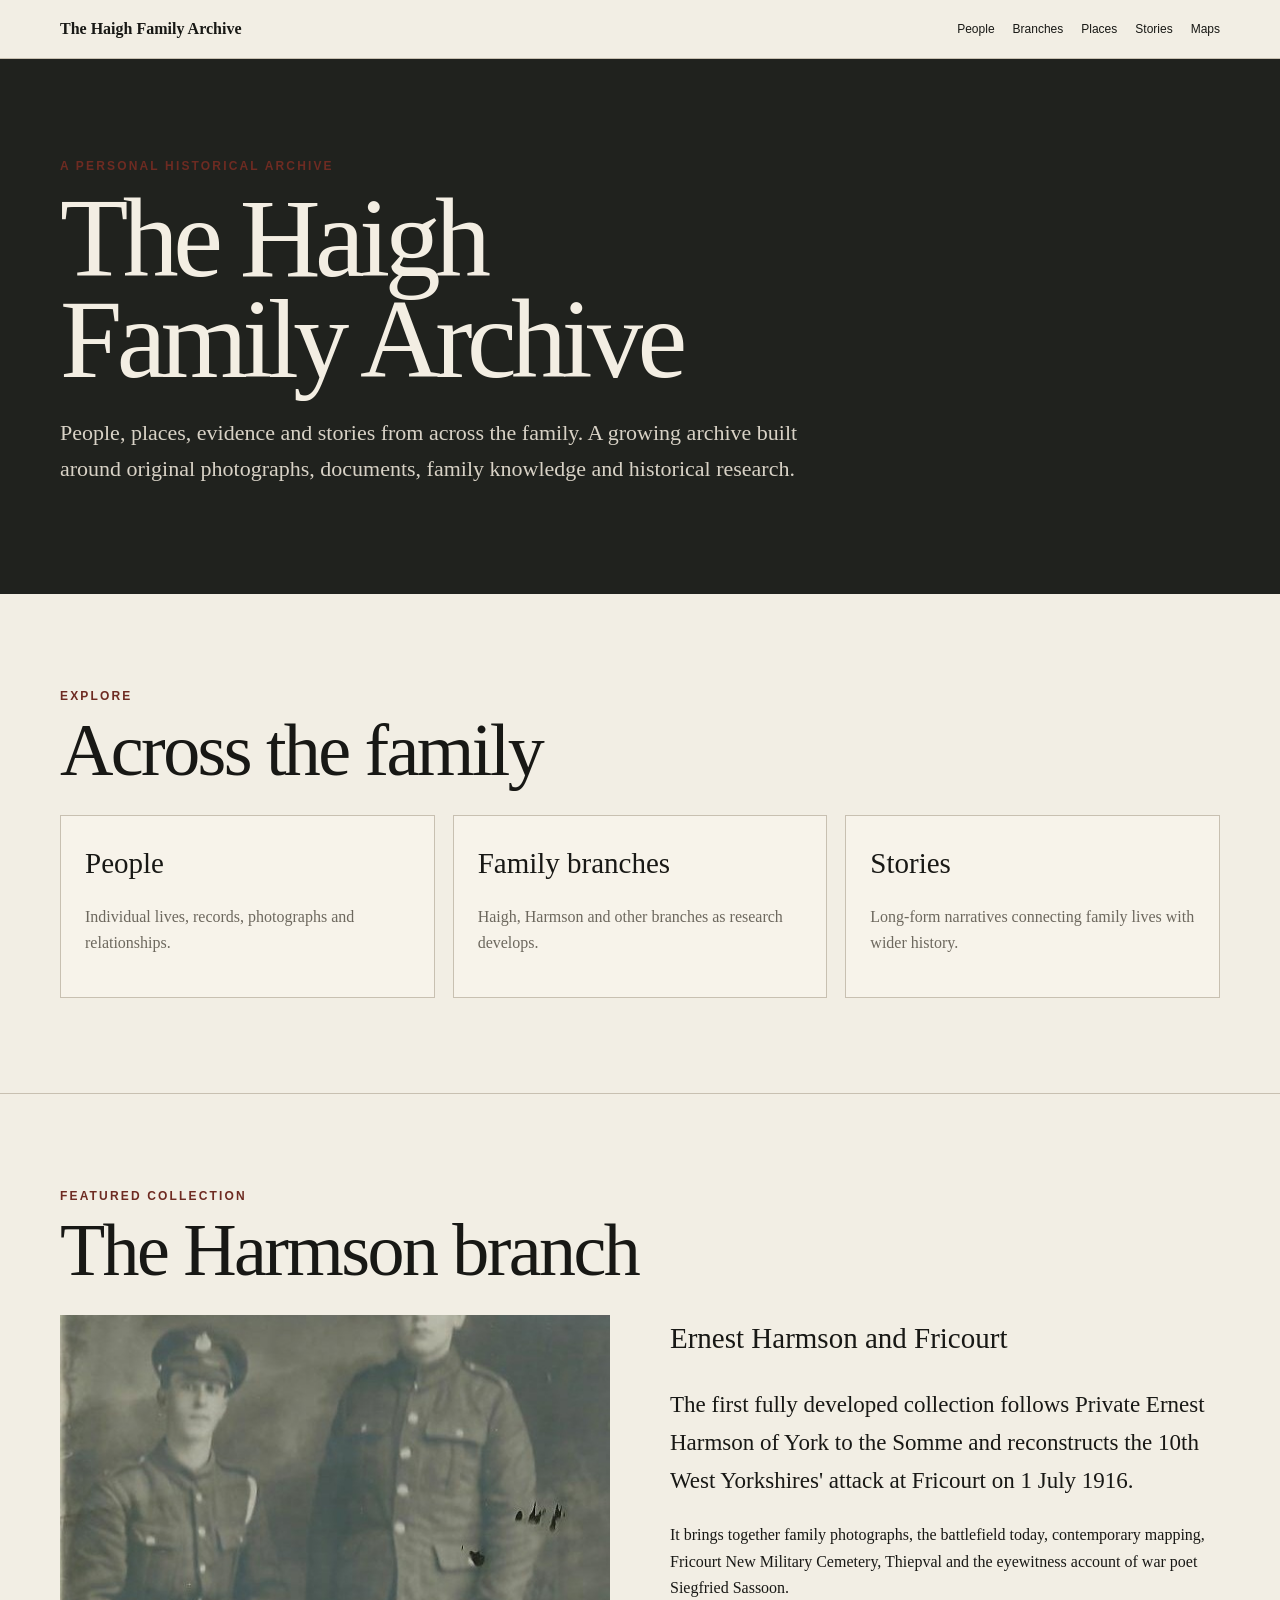
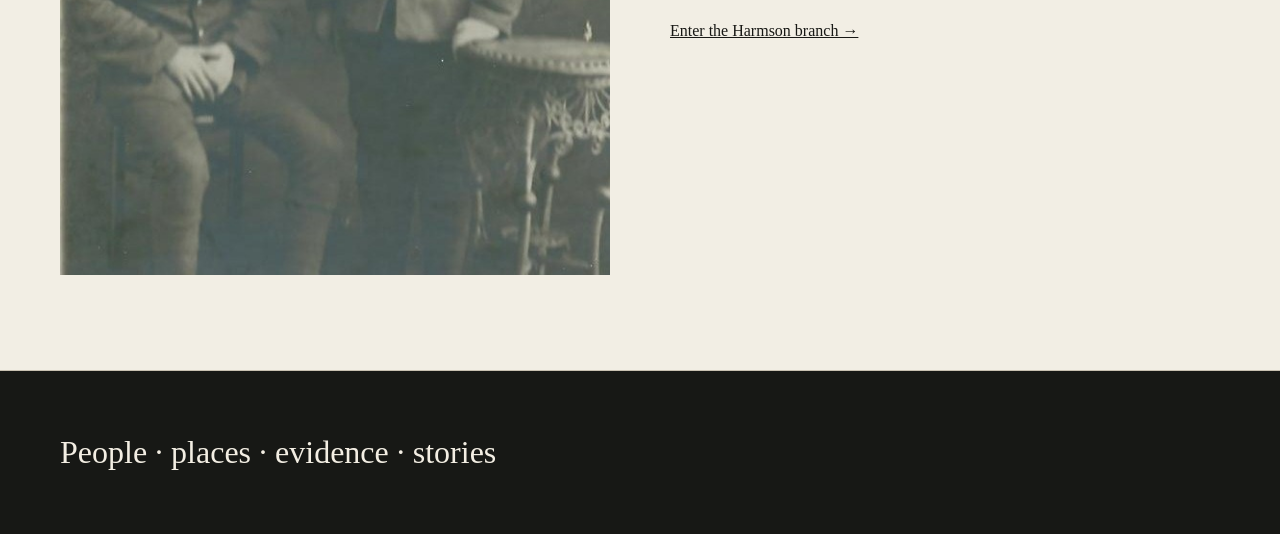
<file: index.html>
<!doctype html><html lang="en-GB"><head><meta charset="utf-8"><meta name="viewport" content="width=device-width,initial-scale=1"><title>The Haigh Family Archive</title><link rel="stylesheet" href="assets/site.css"></head><body><nav><div class="wrap"><a class="brand" href="index.html">The Haigh Family Archive</a><div class="links"><a href="people.html">People</a><a href="branches.html">Branches</a><a href="places.html">Places</a><a href="stories.html">Stories</a><a href="maps.html">Maps</a></div></div></nav><header class="archive-hero"><div class="wrap"><div class="eyebrow">A personal historical archive</div><h1>The Haigh<br>Family Archive</h1><p>People, places, evidence and stories from across the family. A growing archive built around original photographs, documents, family knowledge and historical research.</p></div></header><section><div class="wrap"><div class="eyebrow">Explore</div><h2>Across the family</h2><div class="grid3"><a class="card" href="people.html"><div class="card-body"><h3>People</h3><p>Individual lives, records, photographs and relationships.</p></div></a><a class="card" href="branches.html"><div class="card-body"><h3>Family branches</h3><p>Haigh, Harmson and other branches as research develops.</p></div></a><a class="card" href="stories.html"><div class="card-body"><h3>Stories</h3><p>Long-form narratives connecting family lives with wider history.</p></div></a></div></div></section><section><div class="wrap"><div class="eyebrow">Featured collection</div><h2>The Harmson branch</h2><div class="grid2"><img src="assets/ernest-albert.jpg" style="width:100%;height:560px;object-fit:cover"><div><h3>Ernest Harmson and Fricourt</h3><p class="lede">The first fully developed collection follows Private Ernest Harmson of York to the Somme and reconstructs the 10th West Yorkshires' attack at Fricourt on 1 July 1916.</p><p>It brings together family photographs, the battlefield today, contemporary mapping, Fricourt New Military Cemetery, Thiepval and the eyewitness account of war poet Siegfried Sassoon.</p><a class="feature-link" href="harmson.html">Enter the Harmson branch →</a></div></div></div></section><footer><div class="wrap"><div class="footer-title">People · places · evidence · stories</div></div></footer></body></html>
</file>
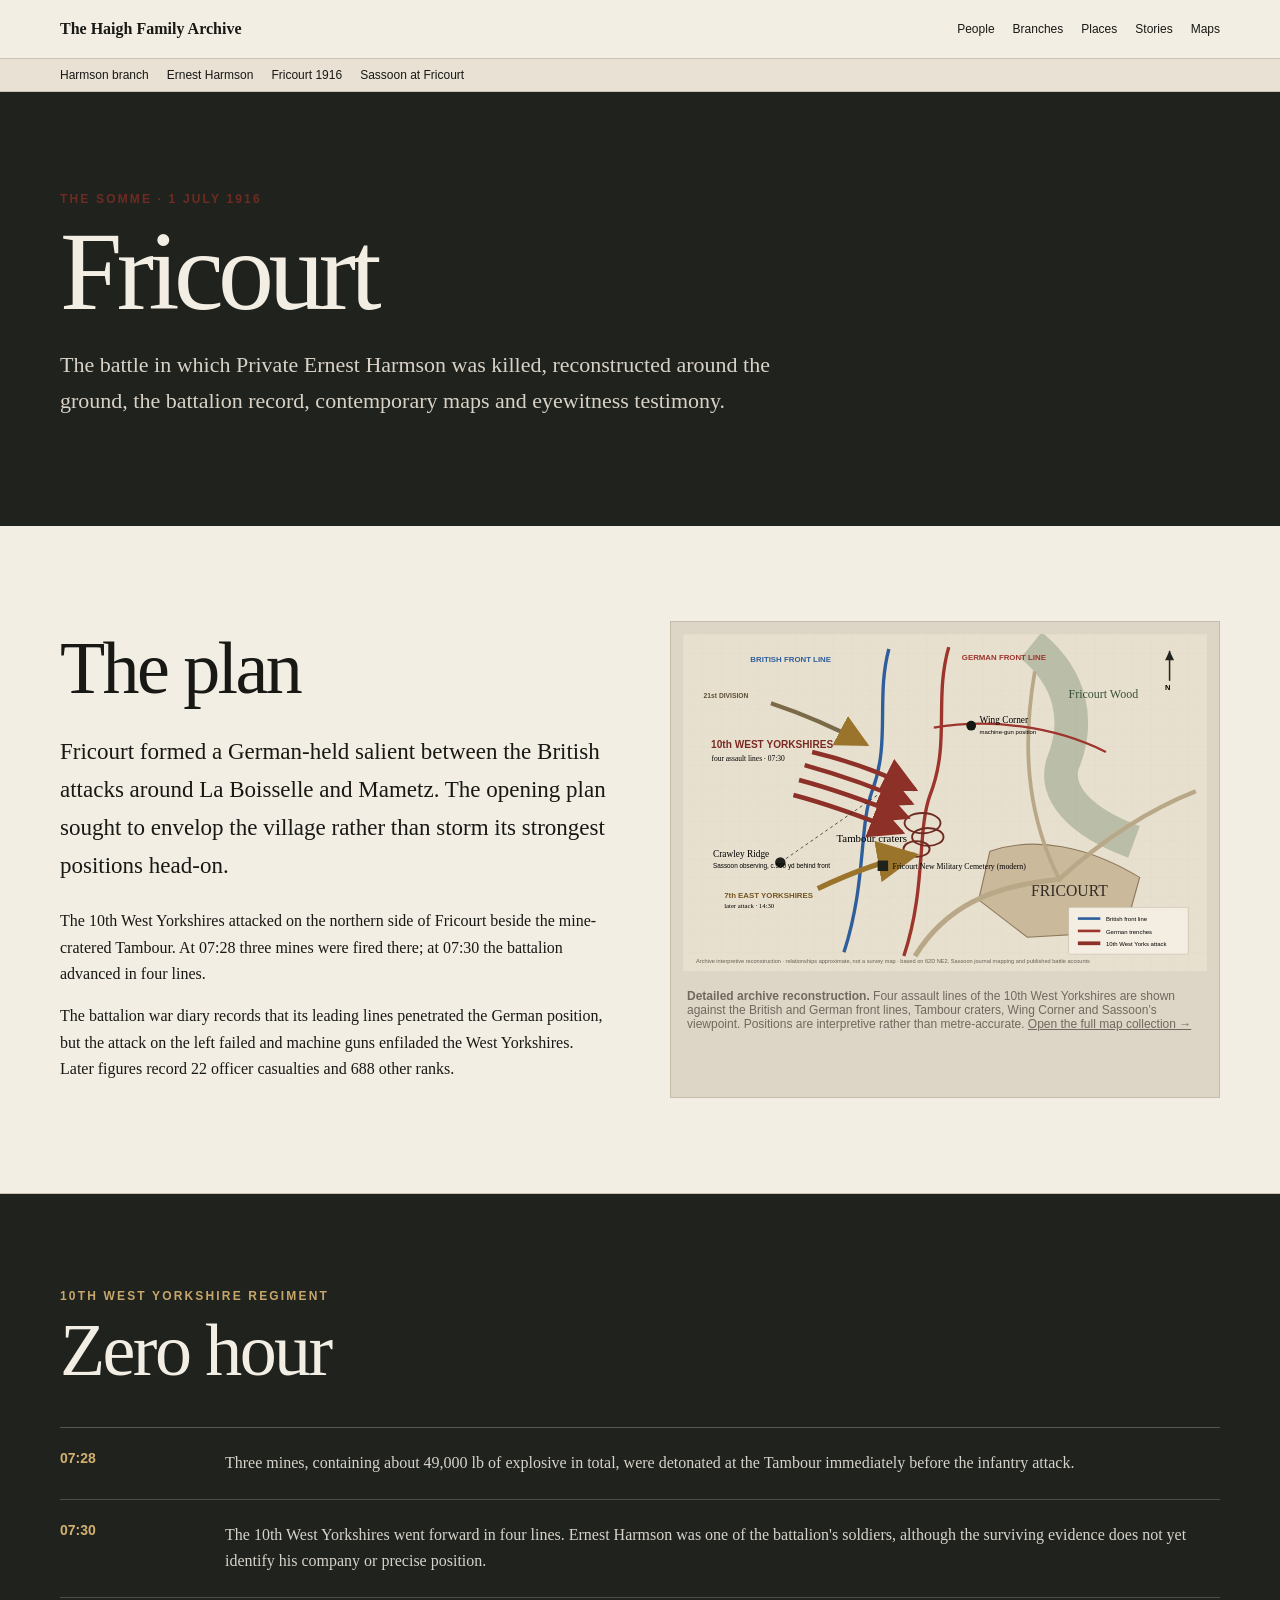
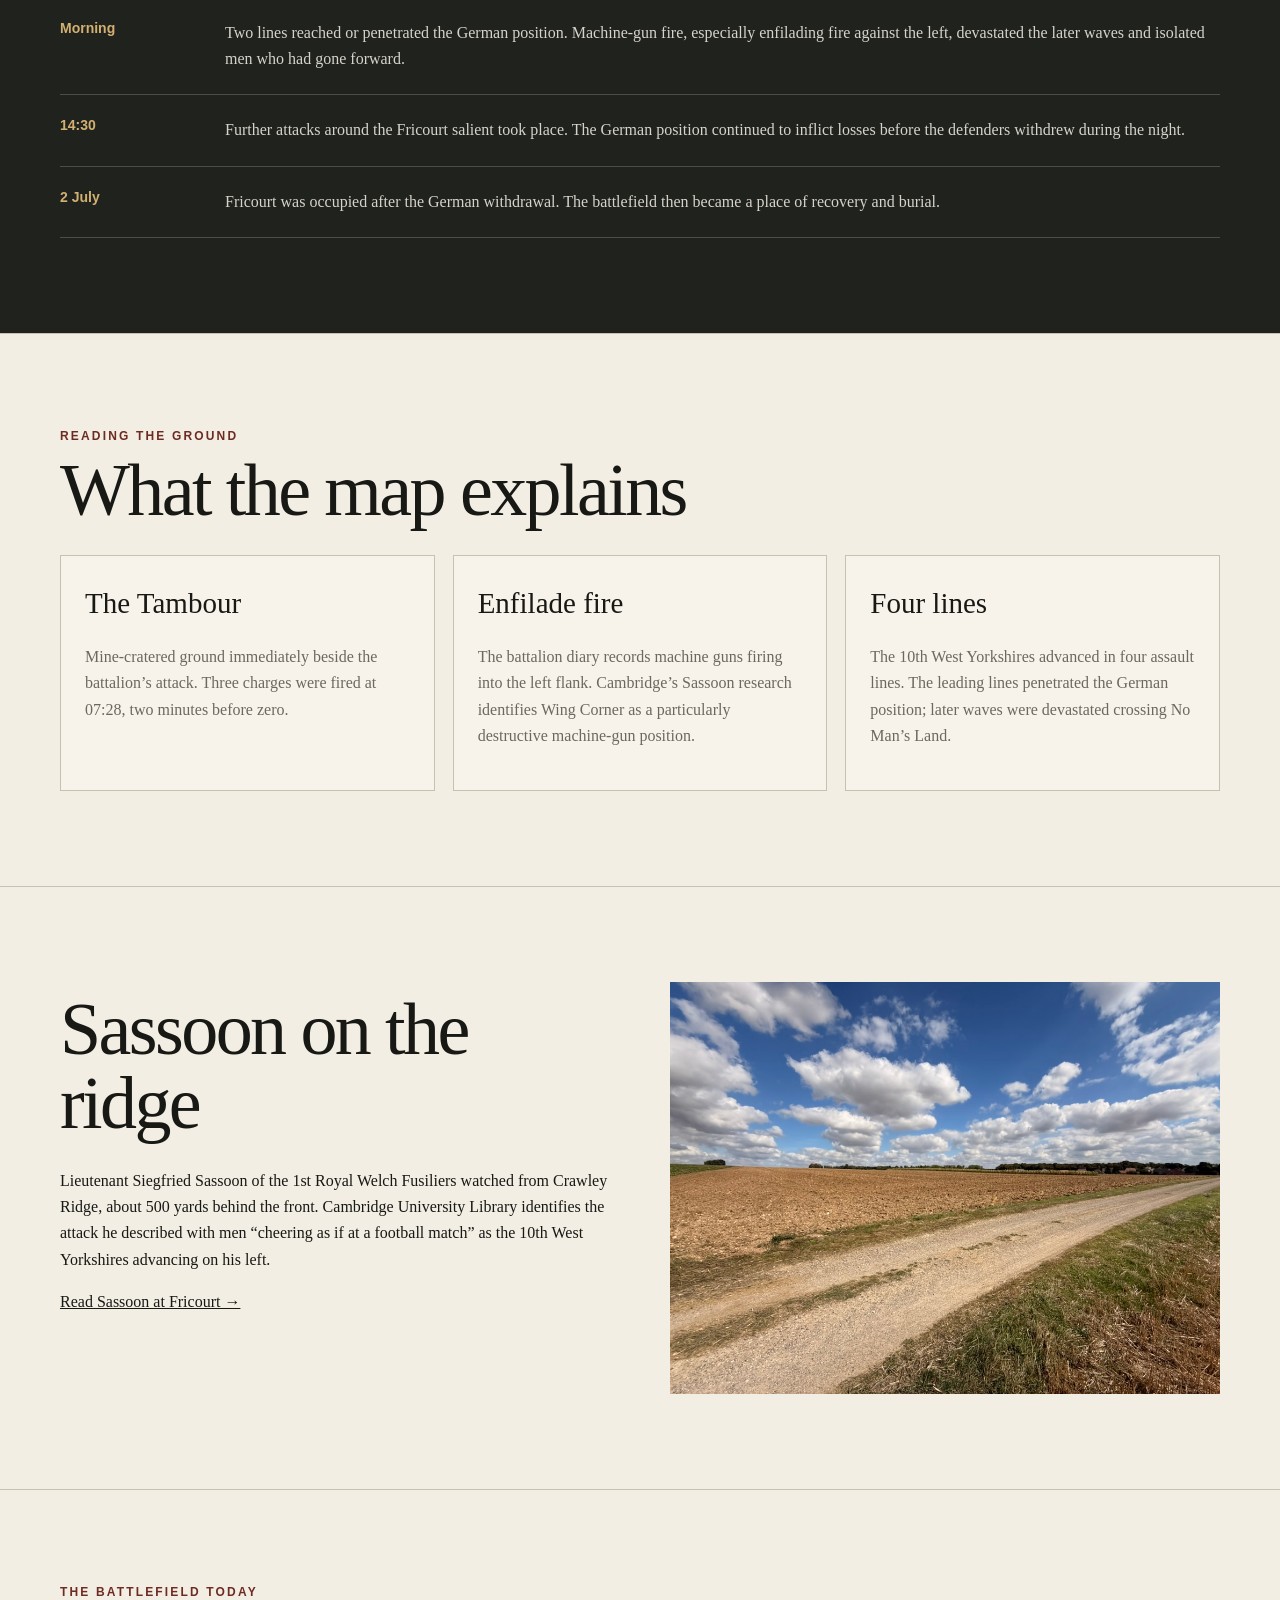
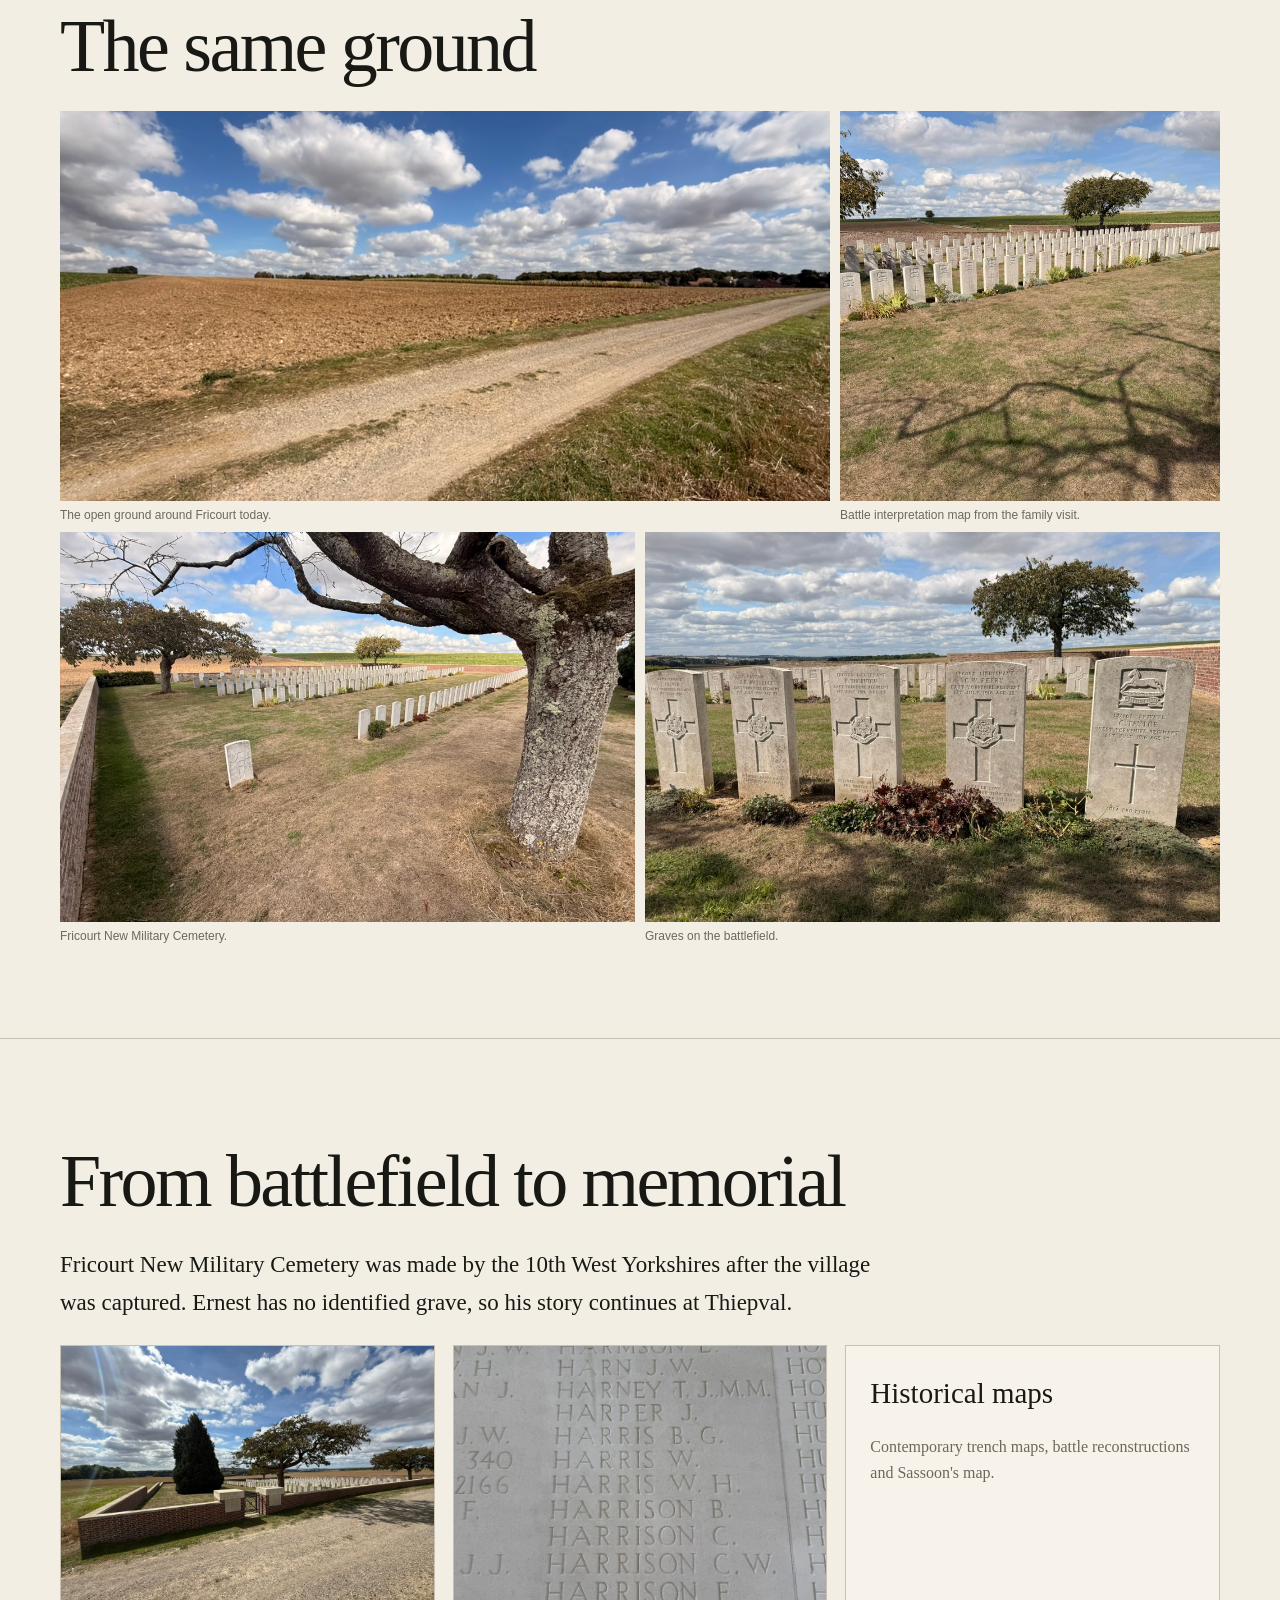
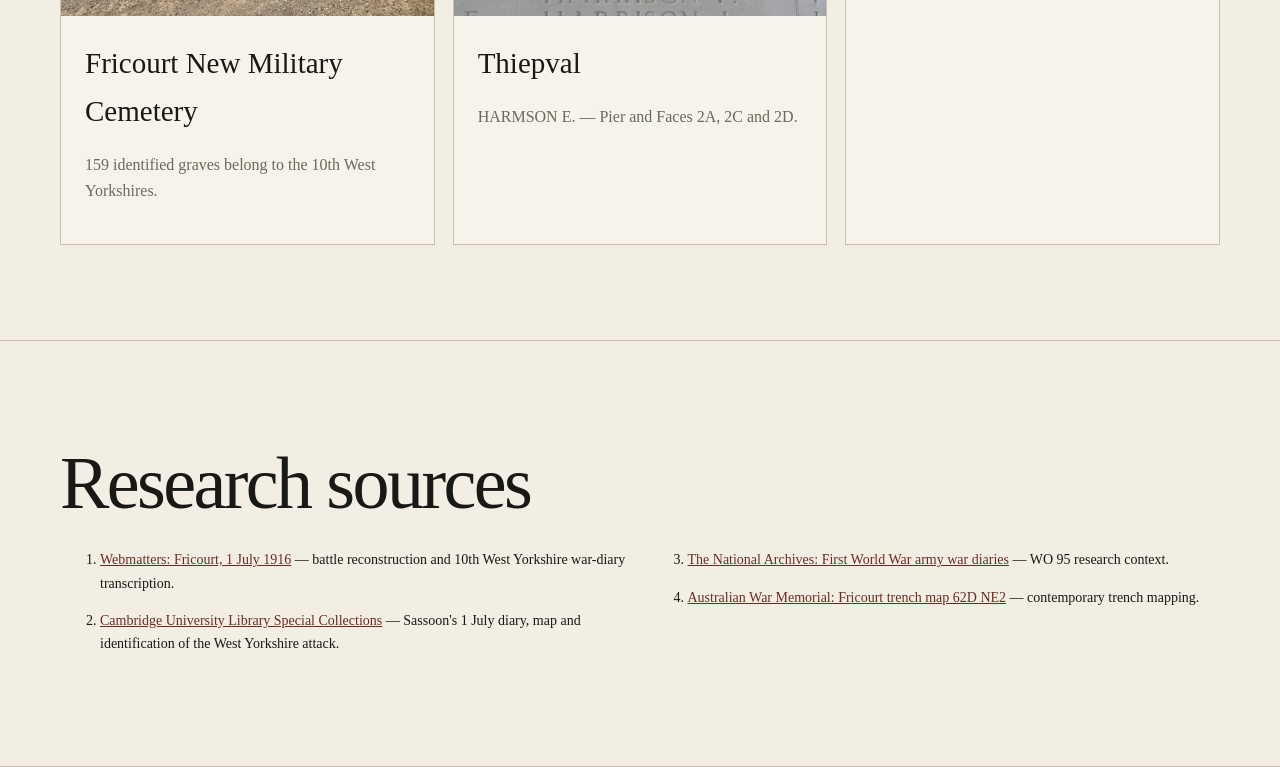
<file: battle-fricourt.html>
<!doctype html><html lang="en-GB"><head><meta charset="utf-8"><meta name="viewport" content="width=device-width,initial-scale=1"><title>Fricourt, 1 July 1916 — Haigh Family Archive</title><link rel="stylesheet" href="assets/site.css"></head><body><nav><div class="wrap"><a class="brand" href="index.html">The Haigh Family Archive</a><div class="links"><a href="people.html">People</a><a href="branches.html">Branches</a><a href="places.html">Places</a><a href="stories.html">Stories</a><a href="maps.html">Maps</a></div></div></nav><div class="subnav"><div class="wrap"><a href="harmson.html">Harmson branch</a><a href="ernest.html">Ernest Harmson</a><a href="battle-fricourt.html">Fricourt 1916</a><a href="sassoon.html">Sassoon at Fricourt</a></div></div><header class="pagehero"><div class="wrap"><div class="eyebrow">The Somme · 1 July 1916</div><h1>Fricourt</h1><p>The battle in which Private Ernest Harmson was killed, reconstructed around the ground, the battalion record, contemporary maps and eyewitness testimony.</p></div></header><section><div class="wrap"><div class="grid2"><div><h2>The plan</h2><p class="lede">Fricourt formed a German-held salient between the British attacks around La Boisselle and Mametz. The opening plan sought to envelop the village rather than storm its strongest positions head-on.</p><p>The 10th West Yorkshires attacked on the northern side of Fricourt beside the mine-cratered Tambour. At 07:28 three mines were fired there; at 07:30 the battalion advanced in four lines.</p><p>The battalion war diary records that its leading lines penetrated the German position, but the attack on the left failed and machine guns enfiladed the West Yorkshires. Later figures record 22 officer casualties and 688 other ranks.</p></div><div class="mapbox"><img src="assets/battle-map.svg"><div class="map-note"><b>Detailed archive reconstruction.</b> Four assault lines of the 10th West Yorkshires are shown against the British and German front lines, Tambour craters, Wing Corner and Sassoon’s viewpoint. Positions are interpretive rather than metre-accurate. <a href="maps.html">Open the full map collection →</a></div></div></div></div></section><section class="dark"><div class="wrap"><div class="eyebrow">10th West Yorkshire Regiment</div><h2>Zero hour</h2><div class="timeline"><div class="event"><div class="time">07:28</div><p>Three mines, containing about 49,000 lb of explosive in total, were detonated at the Tambour immediately before the infantry attack.</p></div><div class="event"><div class="time">07:30</div><p>The 10th West Yorkshires went forward in four lines. Ernest Harmson was one of the battalion's soldiers, although the surviving evidence does not yet identify his company or precise position.</p></div><div class="event"><div class="time">Morning</div><p>Two lines reached or penetrated the German position. Machine-gun fire, especially enfilading fire against the left, devastated the later waves and isolated men who had gone forward.</p></div><div class="event"><div class="time">14:30</div><p>Further attacks around the Fricourt salient took place. The German position continued to inflict losses before the defenders withdrew during the night.</p></div><div class="event"><div class="time">2 July</div><p>Fricourt was occupied after the German withdrawal. The battlefield then became a place of recovery and burial.</p></div></div></div></section><section><div class="wrap"><div class="eyebrow">Reading the ground</div><h2>What the map explains</h2><div class="grid3"><div class="card"><div class="card-body"><h3>The Tambour</h3><p>Mine-cratered ground immediately beside the battalion’s attack. Three charges were fired at 07:28, two minutes before zero.</p></div></div><div class="card"><div class="card-body"><h3>Enfilade fire</h3><p>The battalion diary records machine guns firing into the left flank. Cambridge’s Sassoon research identifies Wing Corner as a particularly destructive machine-gun position.</p></div></div><div class="card"><div class="card-body"><h3>Four lines</h3><p>The 10th West Yorkshires advanced in four assault lines. The leading lines penetrated the German position; later waves were devastated crossing No Man’s Land.</p></div></div></div></div></section><section><div class="wrap"><div class="grid2"><div><h2>Sassoon on the ridge</h2><p>Lieutenant Siegfried Sassoon of the 1st Royal Welch Fusiliers watched from Crawley Ridge, about 500 yards behind the front. Cambridge University Library identifies the attack he described with men “cheering as if at a football match” as the 10th West Yorkshires advancing on his left.</p><a class="feature-link" href="sassoon.html">Read Sassoon at Fricourt →</a></div><img src="assets/fricourt-landscape.jpg"></div></div></section><section><div class="wrap"><div class="eyebrow">The battlefield today</div><h2>The same ground</h2><div class="gallery"><figure class="wide"><img src="assets/fricourt-landscape.jpg"><figcaption class="caption">The open ground around Fricourt today.</figcaption></figure><figure class="small"><img src="assets/fricourt-map-photo.jpg"><figcaption class="caption">Battle interpretation map from the family visit.</figcaption></figure><figure class="half"><img src="assets/fricourt-cemetery-wide.jpg"><figcaption class="caption">Fricourt New Military Cemetery.</figcaption></figure><figure class="half"><img src="assets/fricourt-graves.jpg"><figcaption class="caption">Graves on the battlefield.</figcaption></figure></div></div></section><section><div class="wrap"><h2>From battlefield to memorial</h2><p class="lede">Fricourt New Military Cemetery was made by the 10th West Yorkshires after the village was captured. Ernest has no identified grave, so his story continues at Thiepval.</p><div class="grid3"><a class="card" href="ernest.html#cemetery"><img src="assets/fricourt-cemetery.jpg"><div class="card-body"><h3>Fricourt New Military Cemetery</h3><p>159 identified graves belong to the 10th West Yorkshires.</p></div></a><a class="card" href="ernest.html#thiepval"><img src="assets/thiepval-harmson-name.jpg"><div class="card-body"><h3>Thiepval</h3><p>HARMSON E. — Pier and Faces 2A, 2C and 2D.</p></div></a><a class="card" href="maps.html"><div class="card-body"><h3>Historical maps</h3><p>Contemporary trench maps, battle reconstructions and Sassoon's map.</p></div></a></div></div></section><section class="sources"><div class="wrap"><h2>Research sources</h2><ol><li><a href="https://www.webmatters.net/index.php?id=124">Webmatters: Fricourt, 1 July 1916</a> — battle reconstruction and 10th West Yorkshire war-diary transcription.</li><li><a href="https://specialcollections-blog.lib.cam.ac.uk/?p=12810">Cambridge University Library Special Collections</a> — Sassoon's 1 July diary, map and identification of the West Yorkshire attack.</li><li><a href="https://www.nationalarchives.gov.uk/help-with-your-research/research-guides/british-army-war-diaries-1914-1922/">The National Archives: First World War army war diaries</a> — WO 95 research context.</li><li><a href="https://www.awm.gov.au/collection/LIB100005870">Australian War Memorial: Fricourt trench map 62D NE2</a> — contemporary trench mapping.</li></ol></div></section></body></html>
</file>
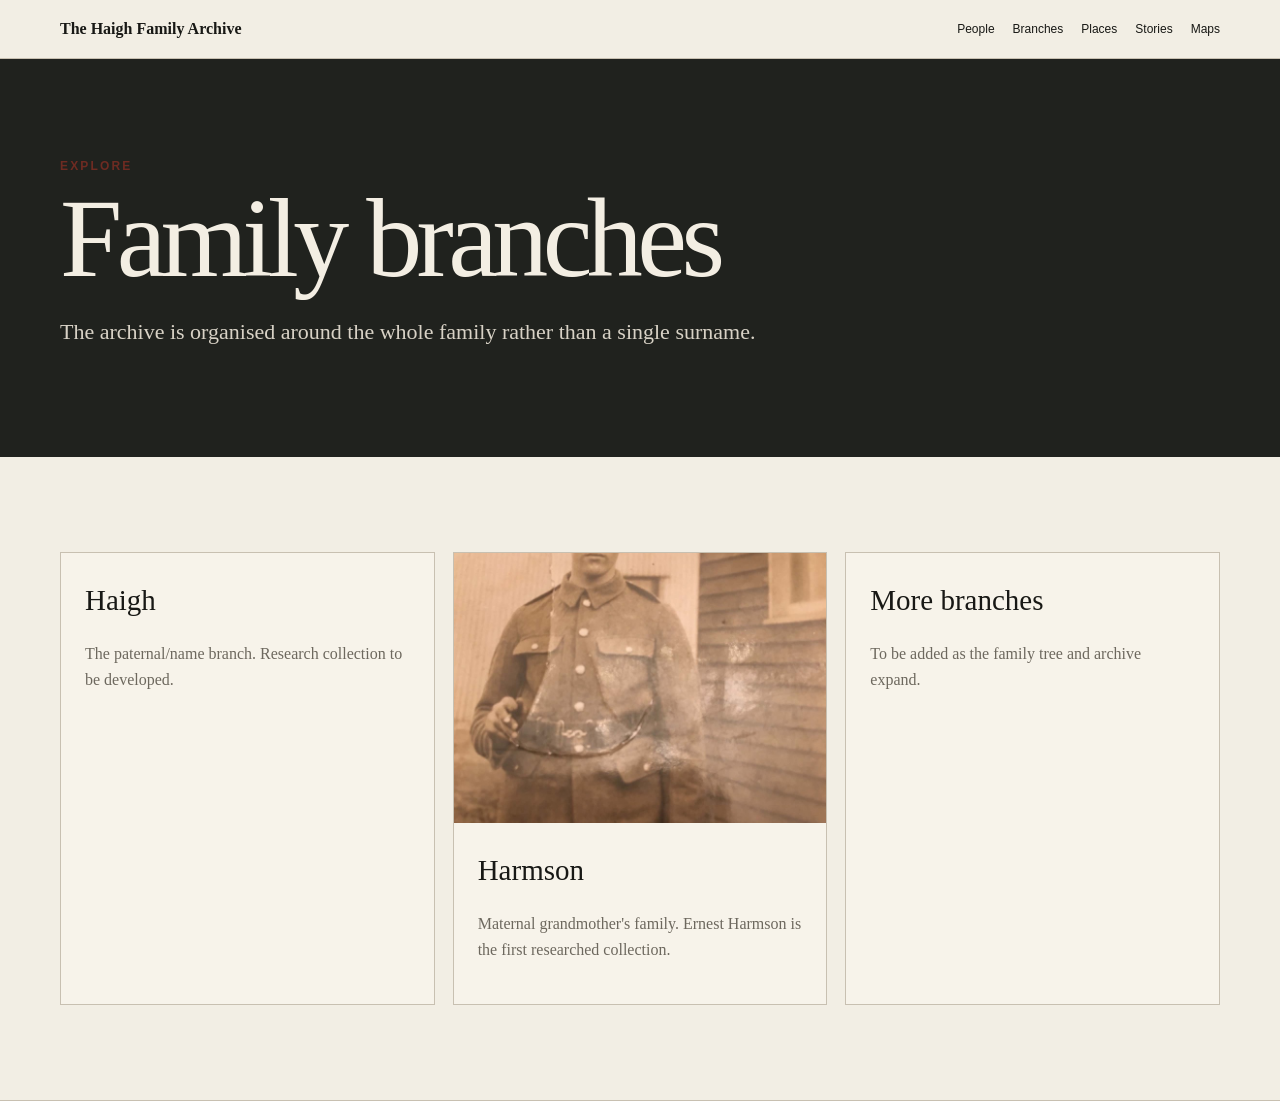
<file: branches.html>
<!doctype html><html lang="en-GB"><head><meta charset="utf-8"><meta name="viewport" content="width=device-width,initial-scale=1"><title>Family branches — Haigh Family Archive</title><link rel="stylesheet" href="assets/site.css"></head><body><nav><div class="wrap"><a class="brand" href="index.html">The Haigh Family Archive</a><div class="links"><a href="people.html">People</a><a href="branches.html">Branches</a><a href="places.html">Places</a><a href="stories.html">Stories</a><a href="maps.html">Maps</a></div></div></nav><header class="pagehero"><div class="wrap"><div class="eyebrow">Explore</div><h1>Family branches</h1><p>The archive is organised around the whole family rather than a single surname.</p></div></header><section><div class="wrap"><div class="grid3"><a class="card" href="index.html"><div class="card-body"><h3>Haigh</h3><p>The paternal/name branch. Research collection to be developed.</p></div></a><a class="card" href="harmson.html"><img src="assets/ernest-outdoors.jpg"><div class="card-body"><h3>Harmson</h3><p>Maternal grandmother's family. Ernest Harmson is the first researched collection.</p></div></a><div class="card disabled"><div class="card-body"><h3>More branches</h3><p>To be added as the family tree and archive expand.</p></div></div></div></div></section></body></html>
</file>
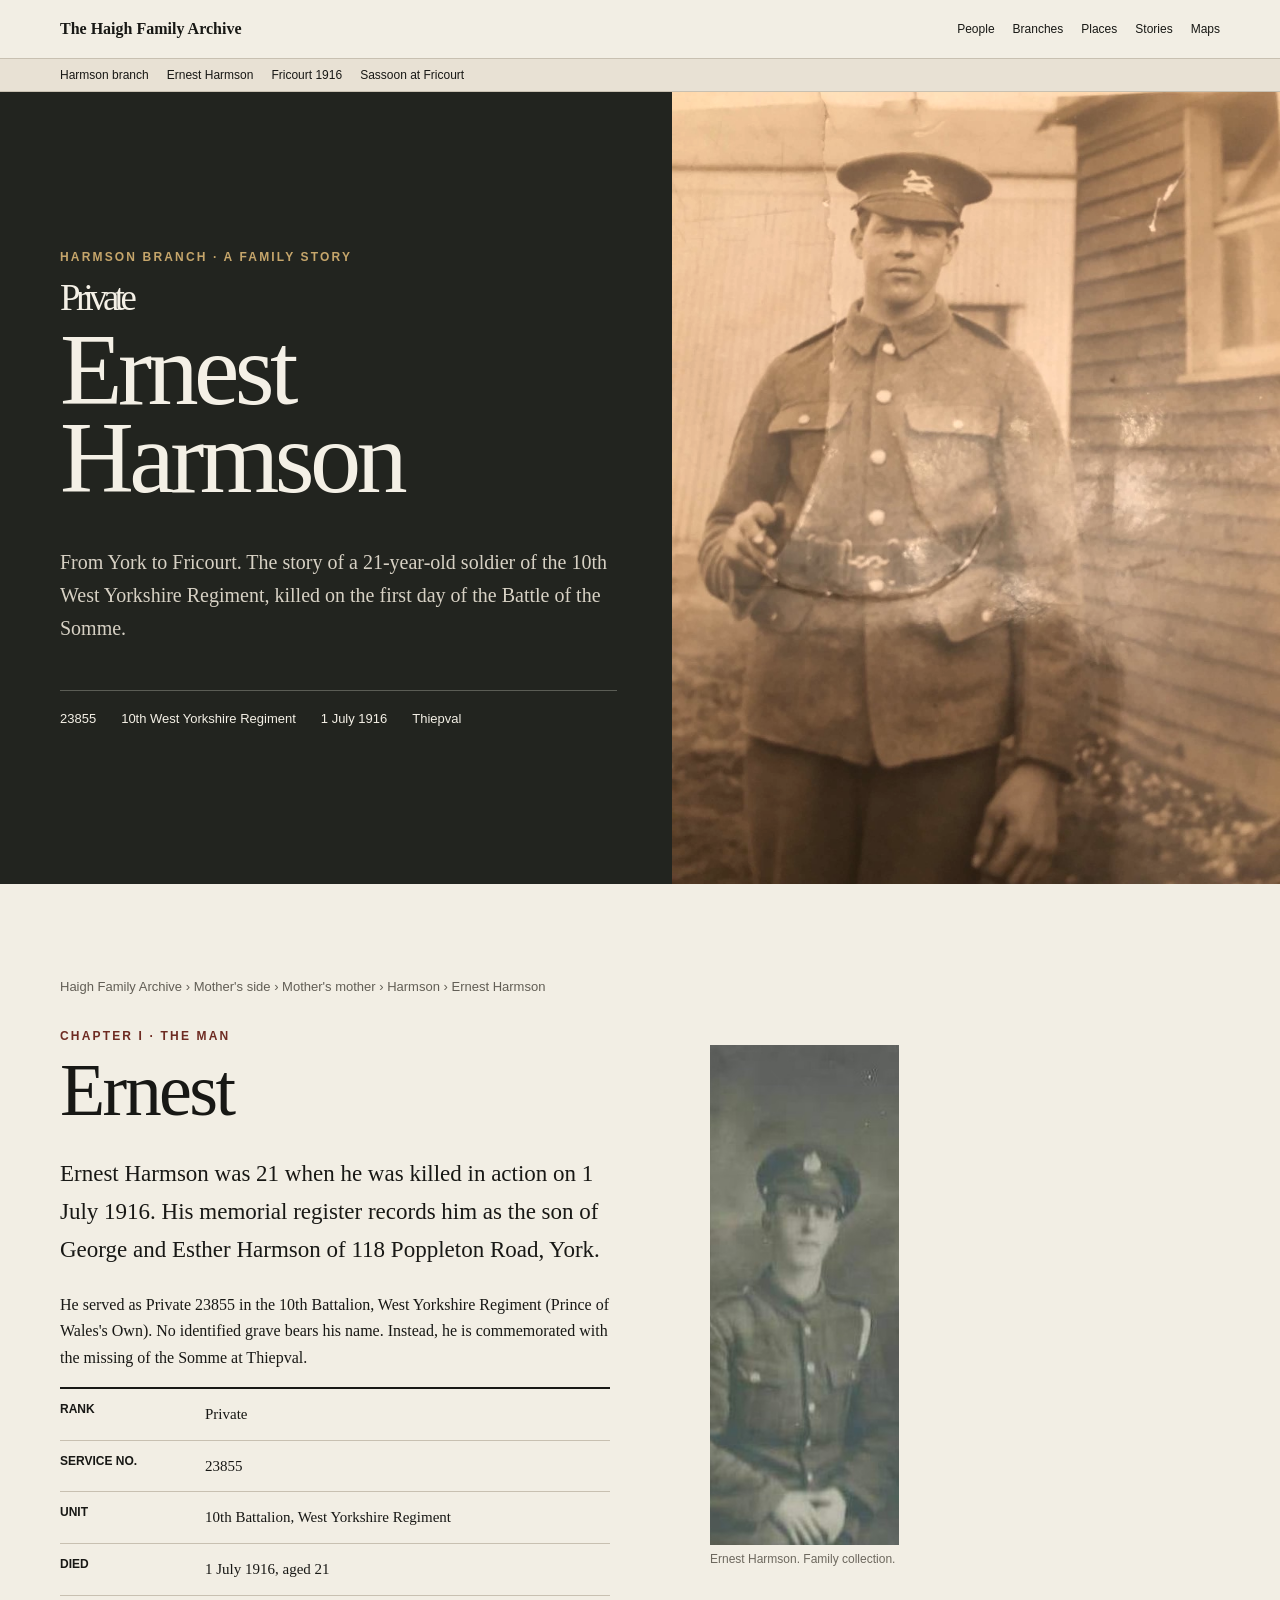
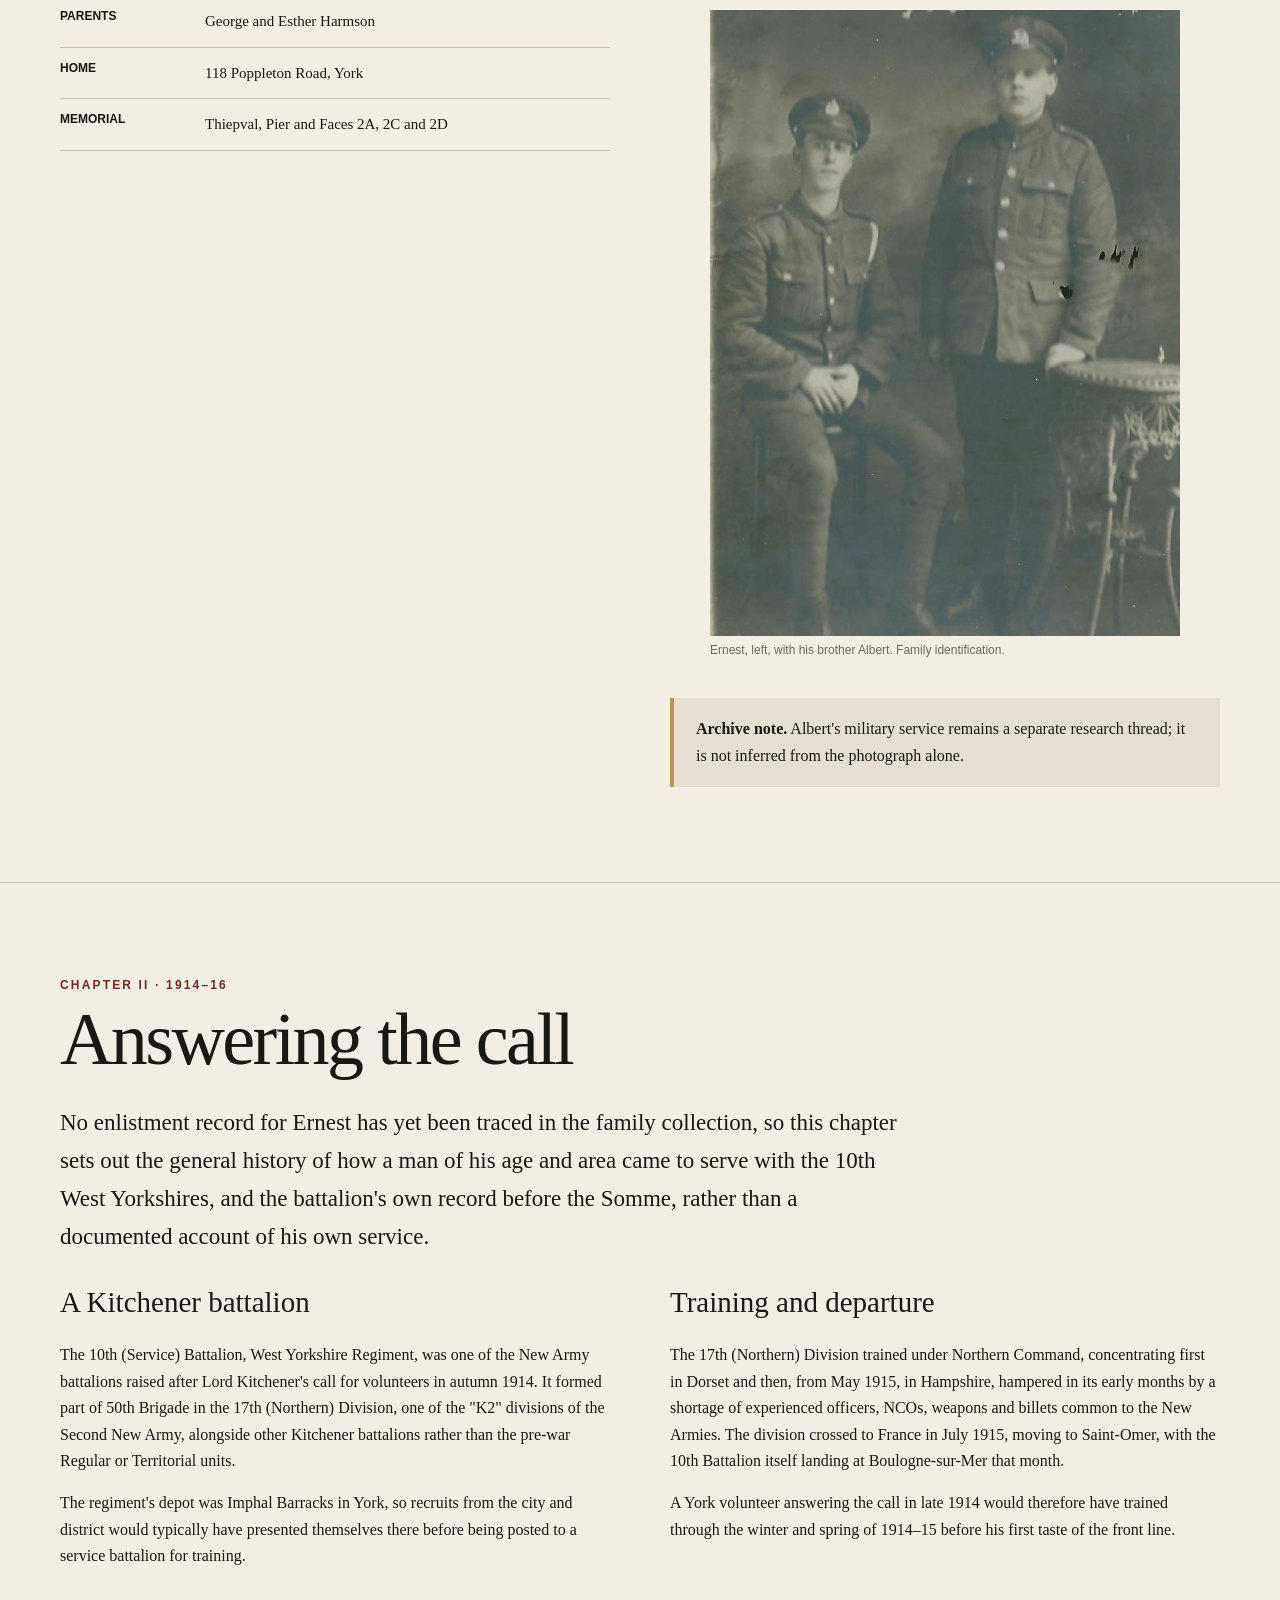
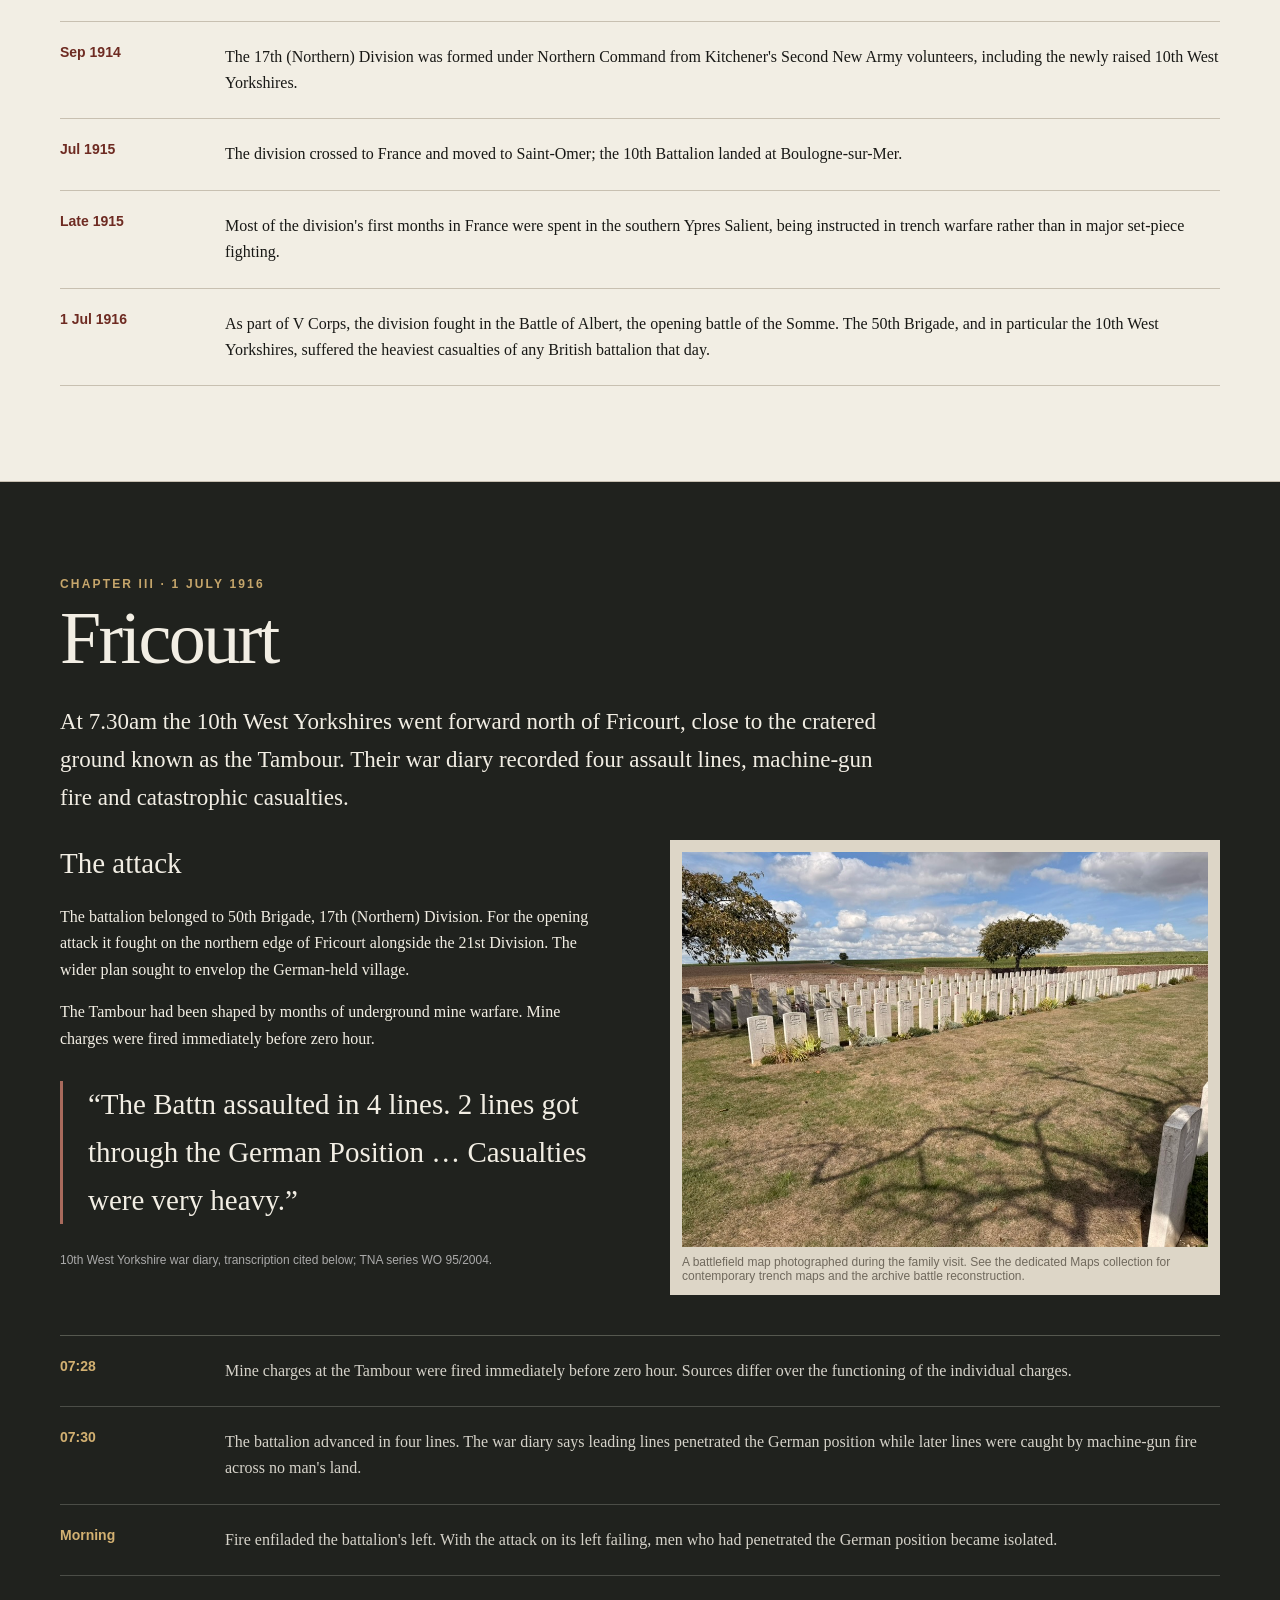
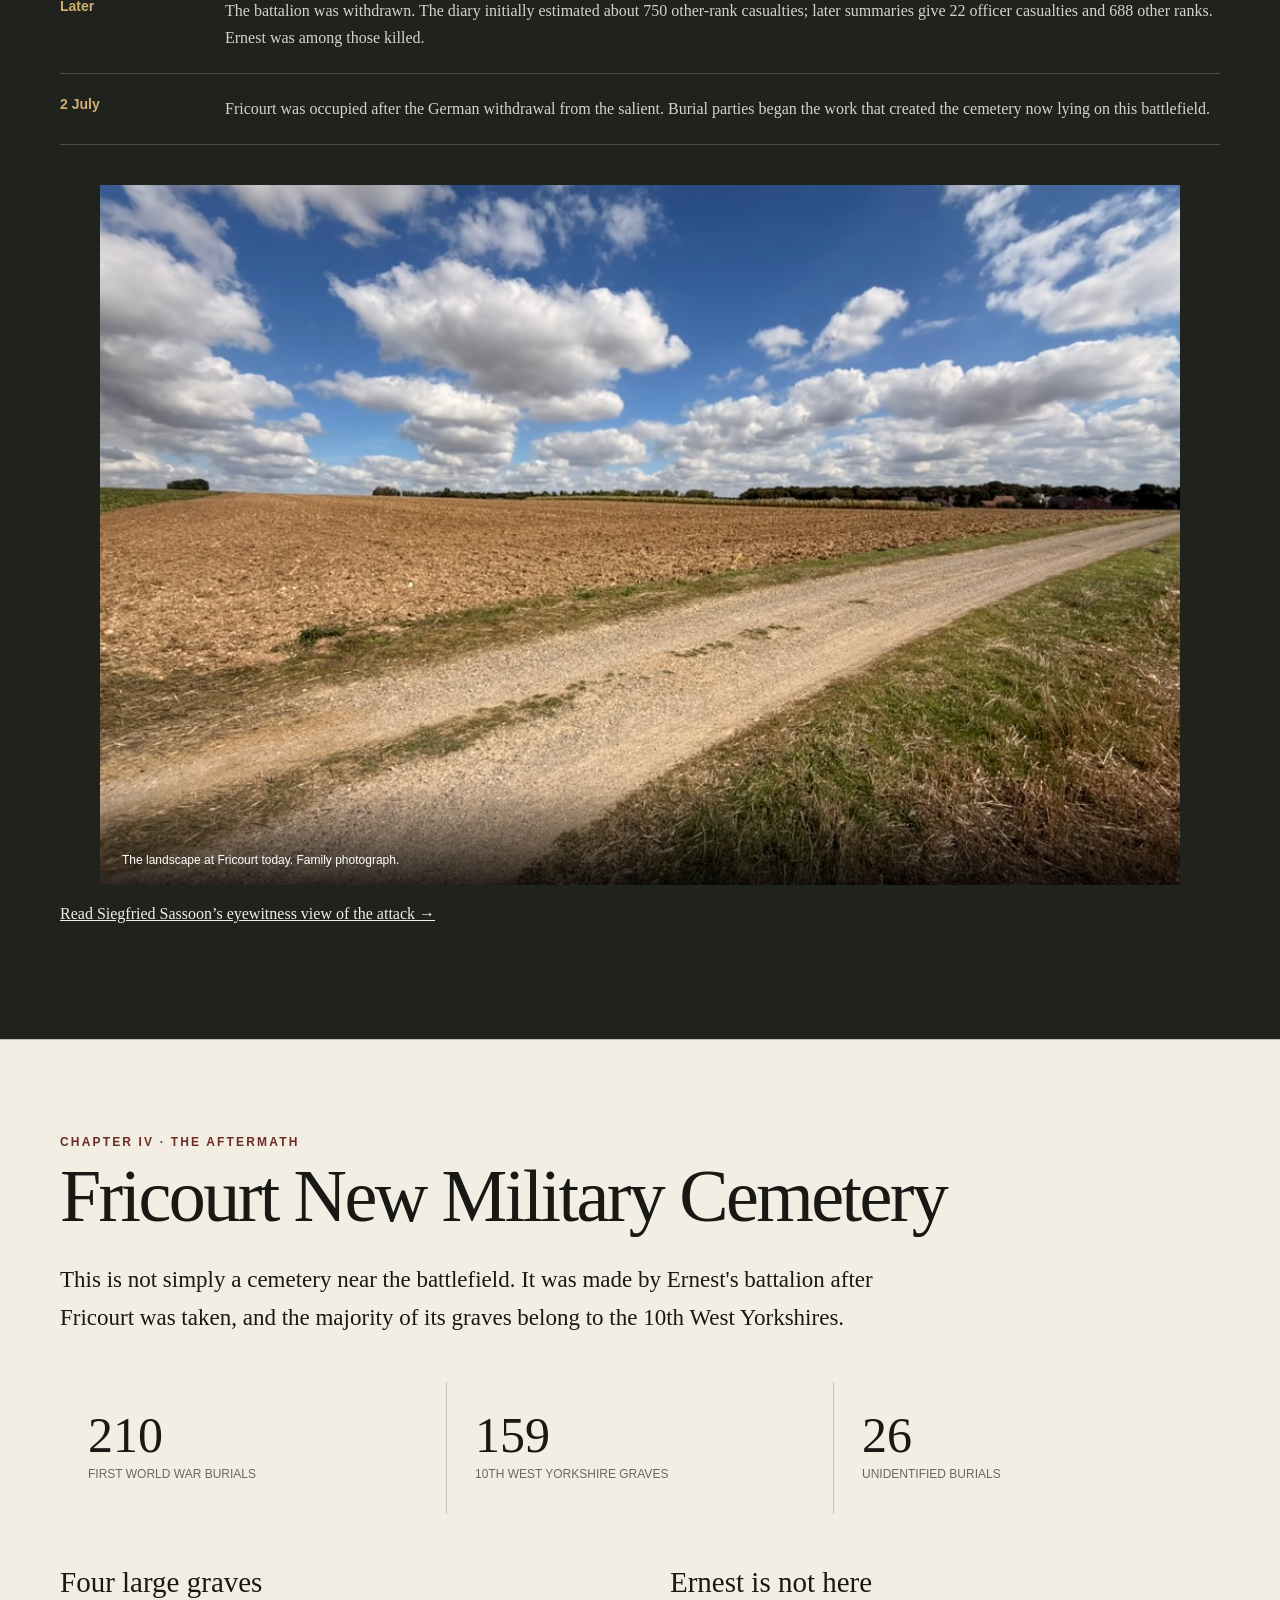
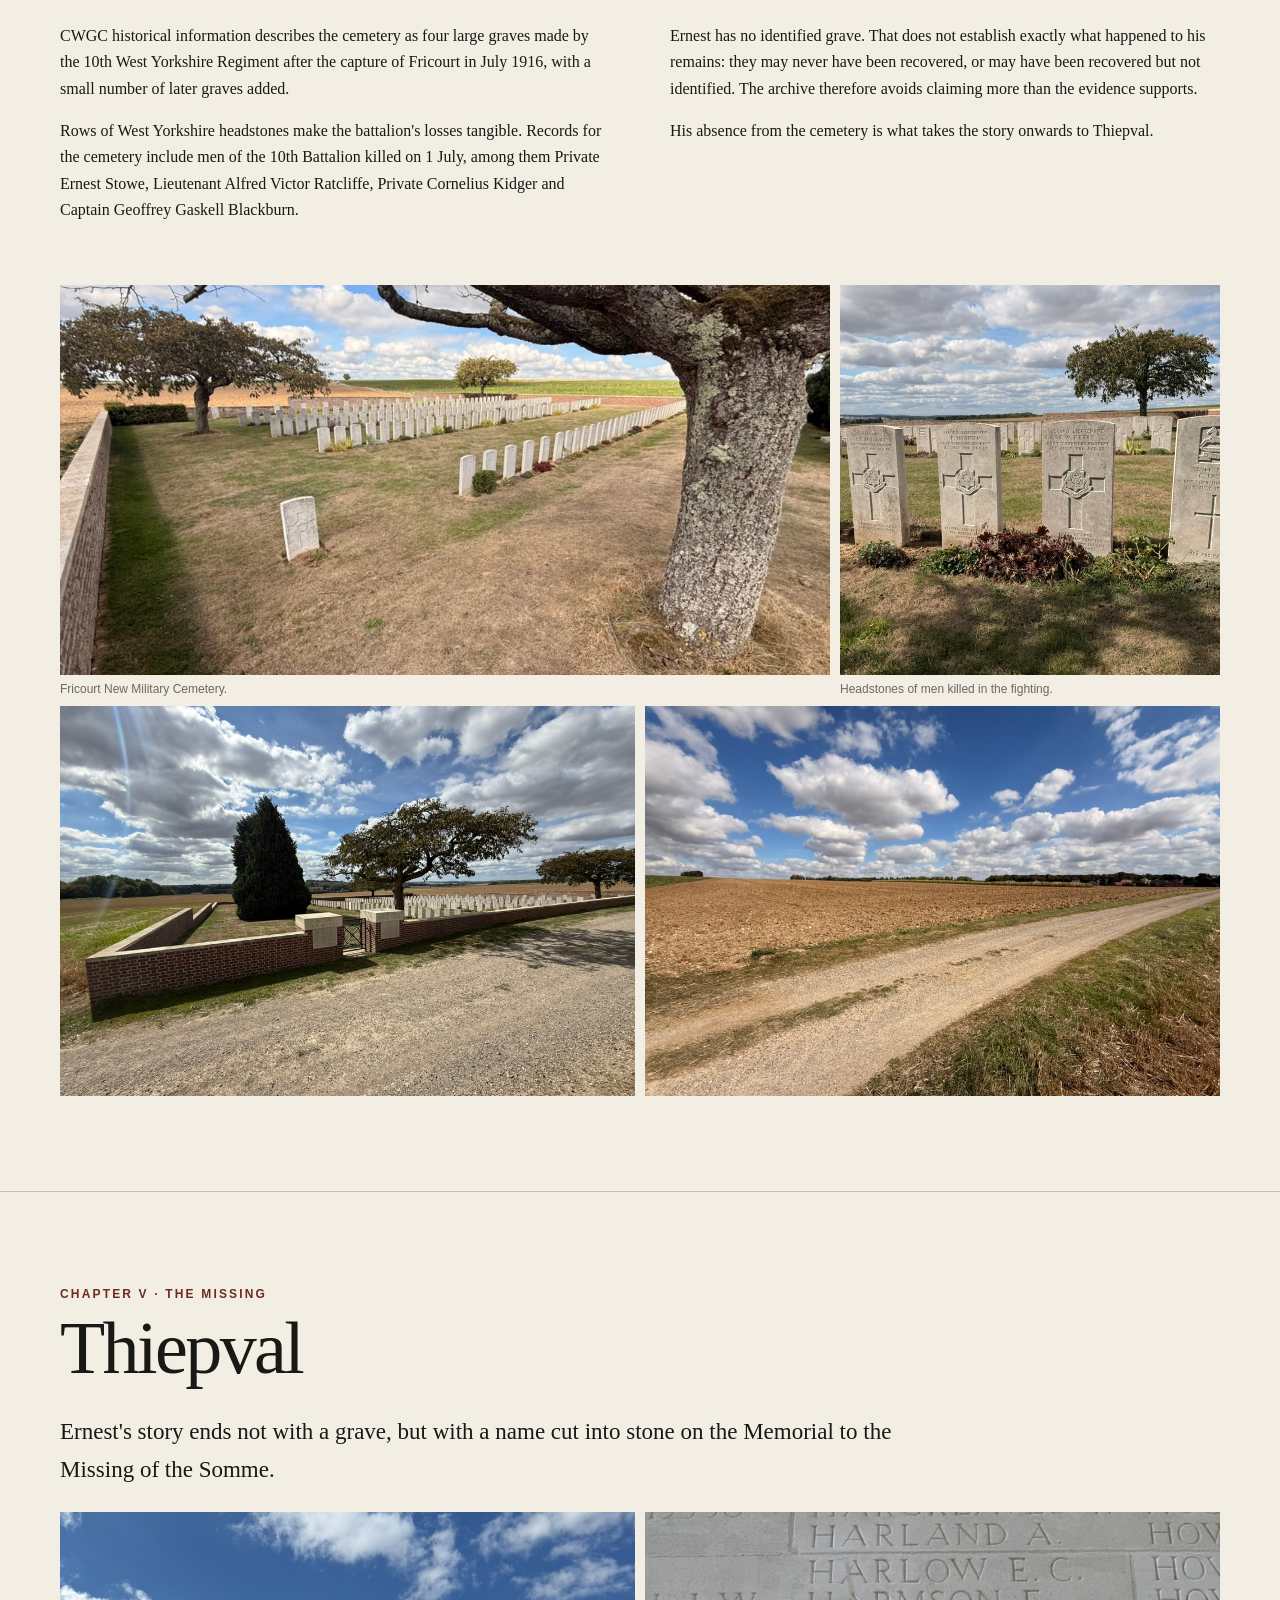
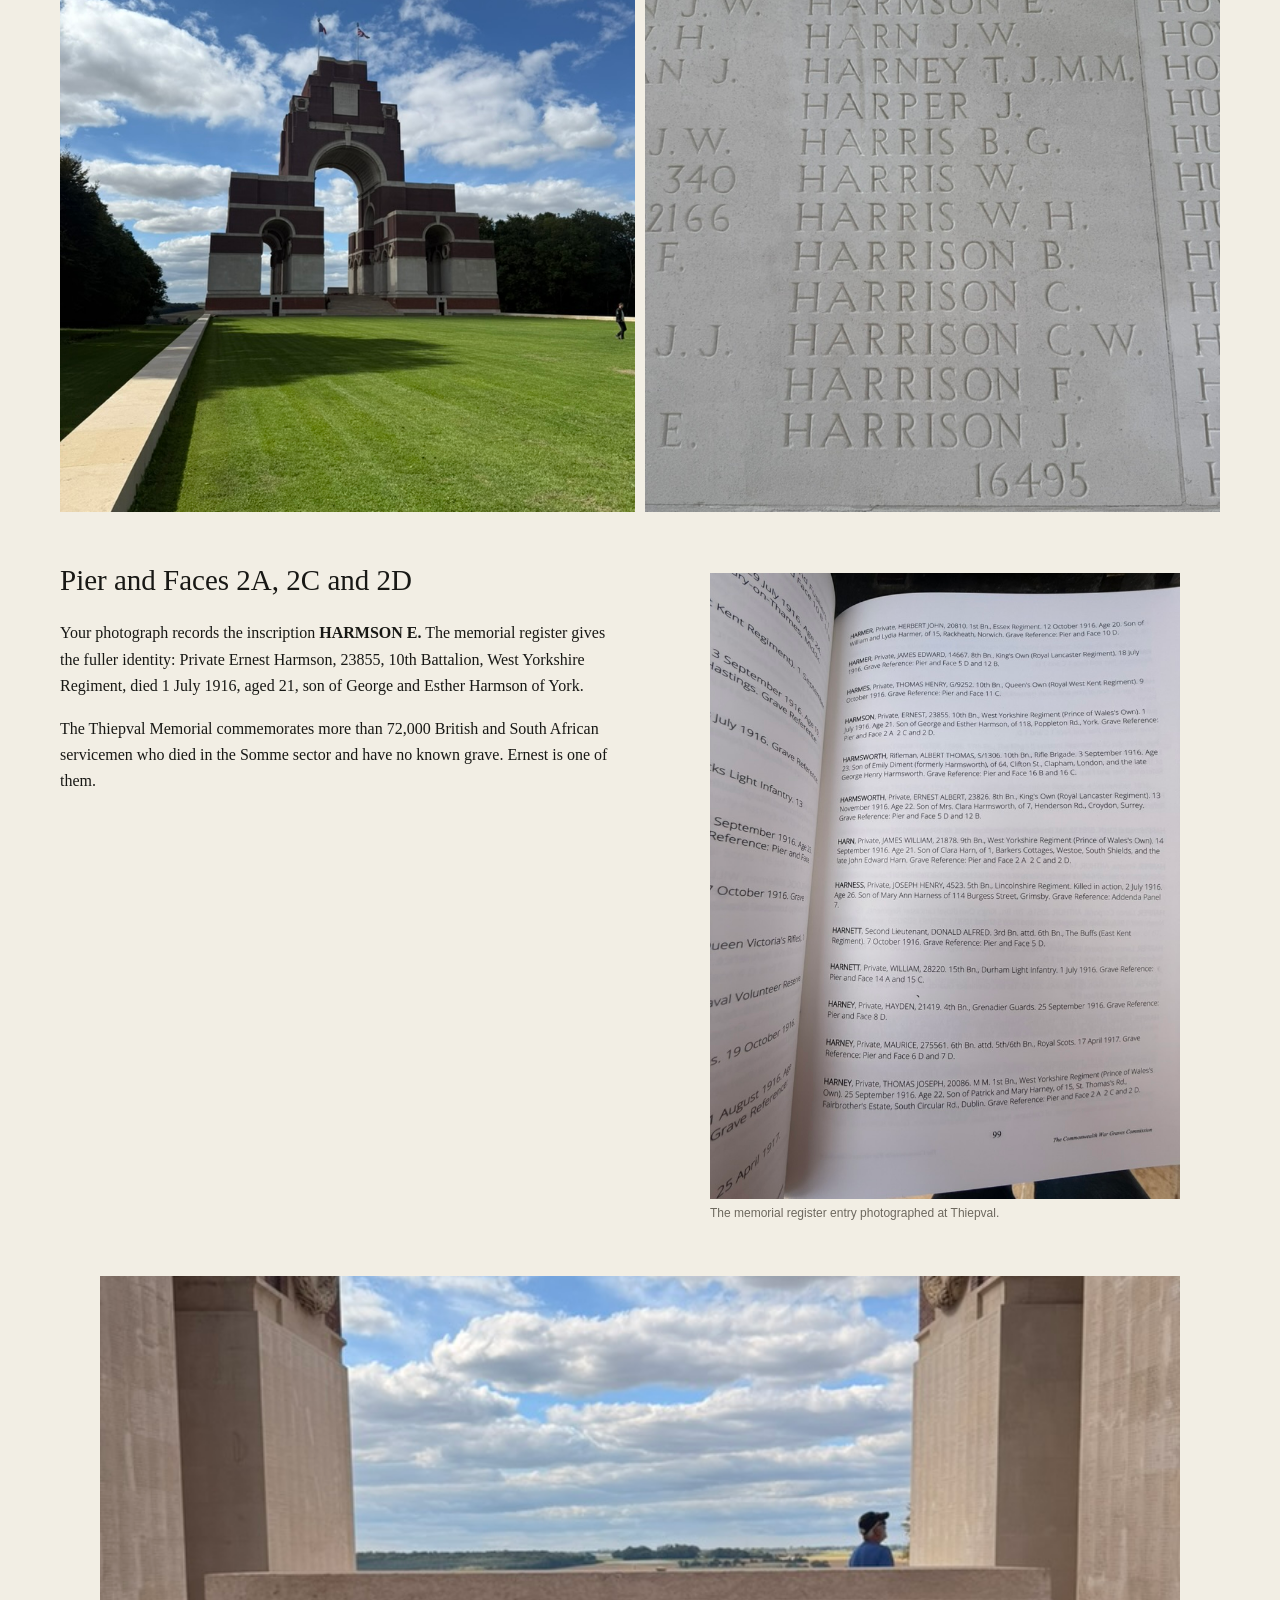
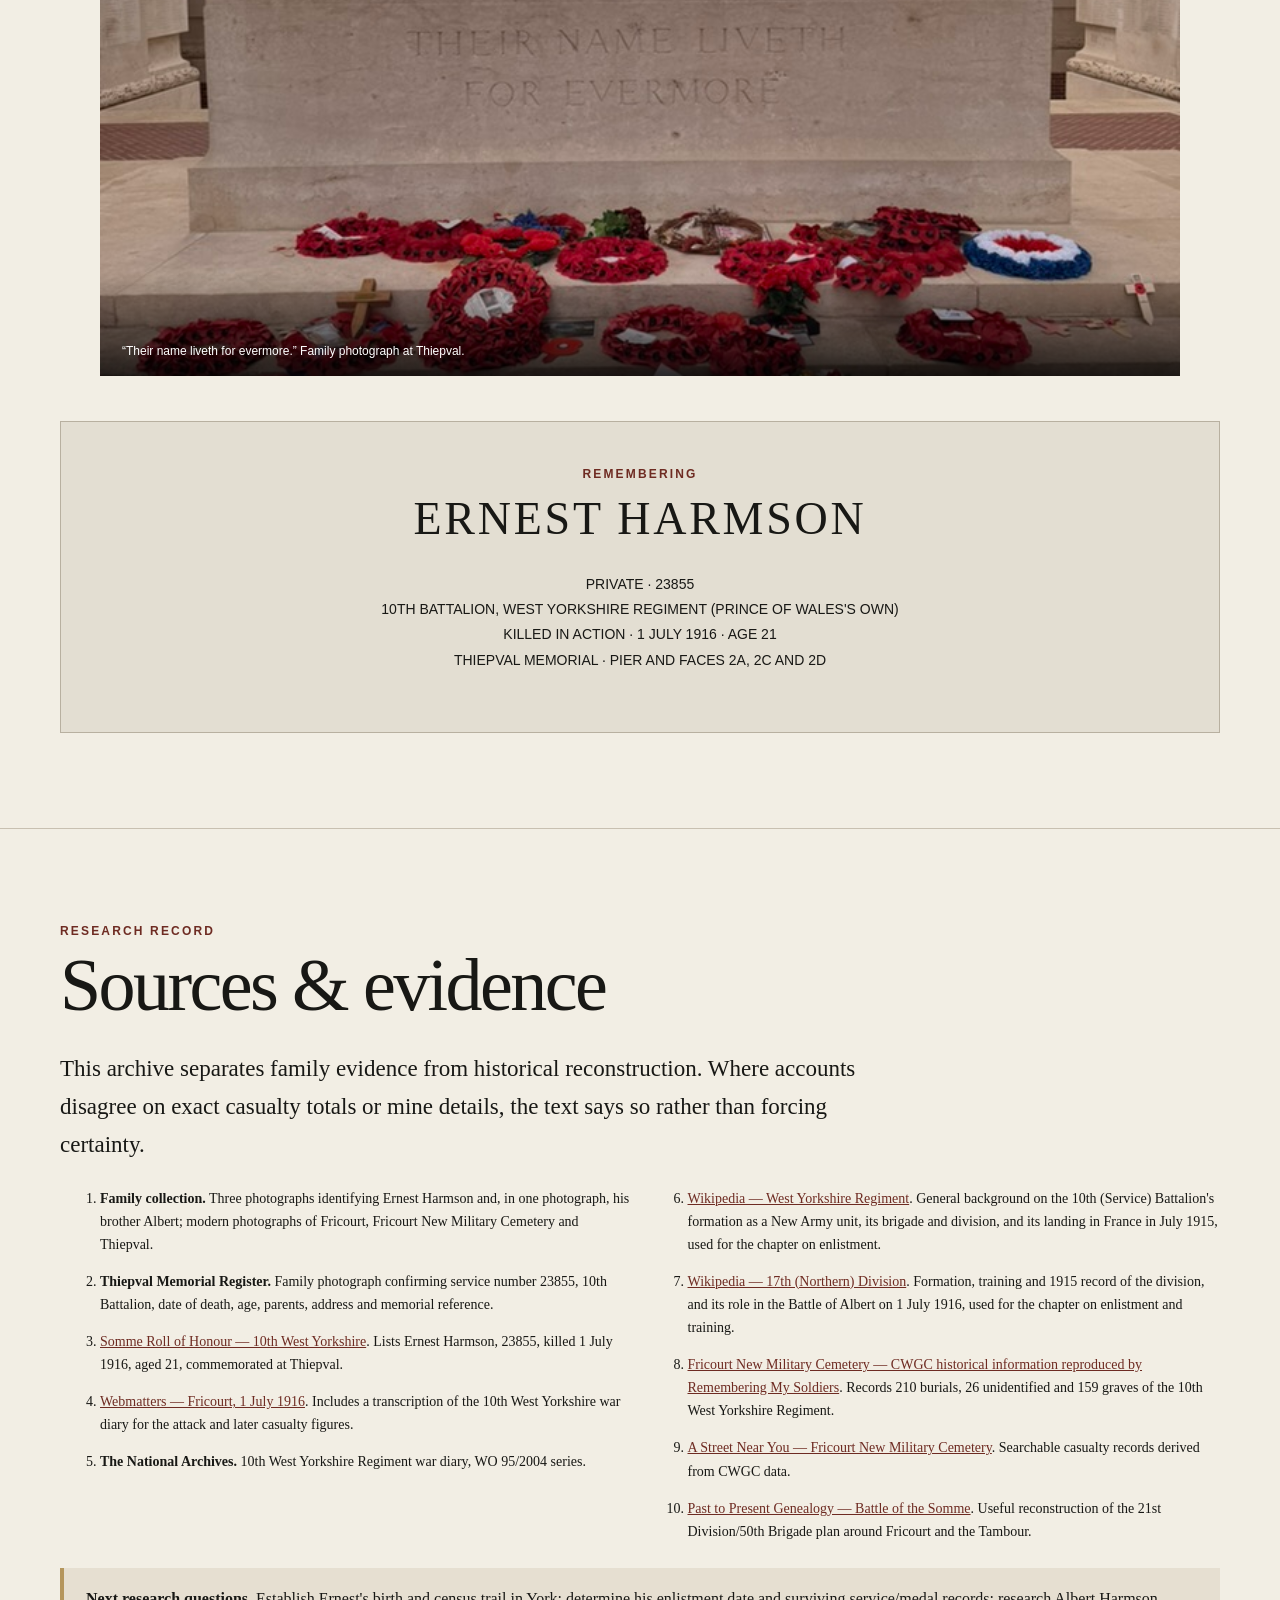
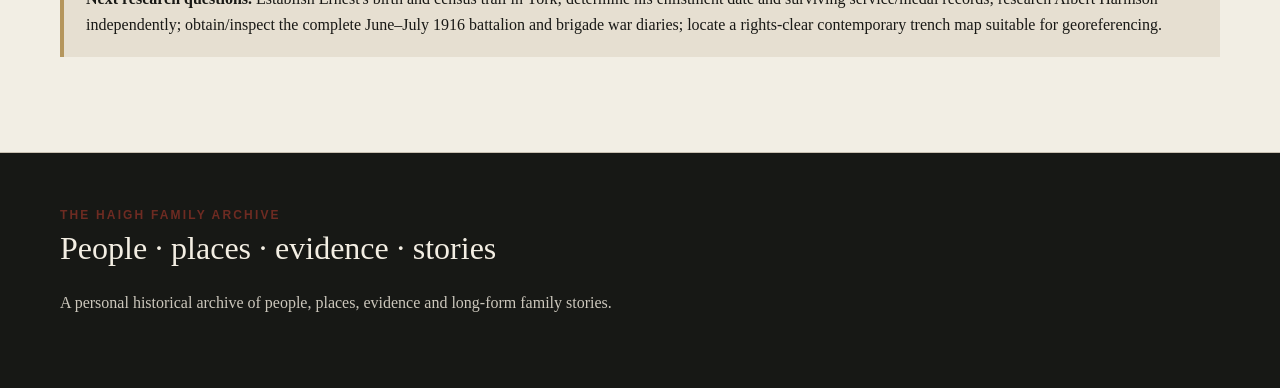
<file: ernest.html>
<!doctype html><html lang="en-GB"><head><meta charset="utf-8"><meta name="viewport" content="width=device-width,initial-scale=1"><title>The Haigh Family Archive — Ernest Harmson</title><link rel="stylesheet" href="assets/site.css"></head><body>
<nav><div class="wrap"><a class="brand" href="index.html">The Haigh Family Archive</a><div class="links"><a href="people.html">People</a><a href="branches.html">Branches</a><a href="places.html">Places</a><a href="stories.html">Stories</a><a href="maps.html">Maps</a></div></div></nav><div class="subnav"><div class="wrap"><a href="harmson.html">Harmson branch</a><a href="ernest.html">Ernest Harmson</a><a href="battle-fricourt.html">Fricourt 1916</a><a href="sassoon.html">Sassoon at Fricourt</a></div></div>
<header class="hero" id="top"><div class="hero-copy"><div class="eyebrow">Harmson branch · A family story</div><h1><span>Private</span>Ernest<br>Harmson</h1><p>From York to Fricourt. The story of a 21-year-old soldier of the 10th West Yorkshire Regiment, killed on the first day of the Battle of the Somme.</p><div class="hero-facts"><span>23855</span><span>10th West Yorkshire Regiment</span><span>1 July 1916</span><span>Thiepval</span></div></div><img class="hero-img" src="assets/ernest-outdoors.jpg"></header>
<section id="ernest"><div class="wrap"><div class="branch">Haigh Family Archive › Mother's side › Mother's mother › Harmson › Ernest Harmson</div><div class="grid2"><div><div class="eyebrow">Chapter I · The man</div><h2>Ernest</h2><p class="lede">Ernest Harmson was 21 when he was killed in action on 1 July 1916. His memorial register records him as the son of George and Esther Harmson of 118 Poppleton Road, York.</p><p>He served as Private 23855 in the 10th Battalion, West Yorkshire Regiment (Prince of Wales's Own). No identified grave bears his name. Instead, he is commemorated with the missing of the Somme at Thiepval.</p><div class="facts"><div class="fact"><b>Rank</b><span>Private</span></div><div class="fact"><b>Service no.</b><span>23855</span></div><div class="fact"><b>Unit</b><span>10th Battalion, West Yorkshire Regiment</span></div><div class="fact"><b>Died</b><span>1 July 1916, aged 21</span></div><div class="fact"><b>Parents</b><span>George and Esther Harmson</span></div><div class="fact"><b>Home</b><span>118 Poppleton Road, York</span></div><div class="fact"><b>Memorial</b><span>Thiepval, Pier and Faces 2A, 2C and 2D</span></div></div></div><div><div class="portrait-pair"><figure><img src="assets/ernest-studio.jpg"><figcaption class="caption">Ernest Harmson. Family collection.</figcaption></figure><figure class="wide"><img src="assets/ernest-albert.jpg"><figcaption class="caption">Ernest, left, with his brother Albert. Family identification.</figcaption></figure></div><div class="notice"><b>Archive note.</b> Albert's military service remains a separate research thread; it is not inferred from the photograph alone.</div></div></div></div></section>
<section id="enlistment"><div class="wrap"><div class="eyebrow">Chapter II · 1914–16</div><h2>Answering the call</h2><p class="lede">No enlistment record for Ernest has yet been traced in the family collection, so this chapter sets out the general history of how a man of his age and area came to serve with the 10th West Yorkshires, and the battalion's own record before the Somme, rather than a documented account of his own service.</p><div class="grid2"><div><h3>A Kitchener battalion</h3><p>The 10th (Service) Battalion, West Yorkshire Regiment, was one of the New Army battalions raised after Lord Kitchener's call for volunteers in autumn 1914. It formed part of 50th Brigade in the 17th (Northern) Division, one of the "K2" divisions of the Second New Army, alongside other Kitchener battalions rather than the pre-war Regular or Territorial units.</p><p>The regiment's depot was Imphal Barracks in York, so recruits from the city and district would typically have presented themselves there before being posted to a service battalion for training.</p></div><div><h3>Training and departure</h3><p>The 17th (Northern) Division trained under Northern Command, concentrating first in Dorset and then, from May 1915, in Hampshire, hampered in its early months by a shortage of experienced officers, NCOs, weapons and billets common to the New Armies. The division crossed to France in July 1915, moving to Saint-Omer, with the 10th Battalion itself landing at Boulogne-sur-Mer that month.</p><p>A York volunteer answering the call in late 1914 would therefore have trained through the winter and spring of 1914–15 before his first taste of the front line.</p></div></div><div class="timeline" style="margin-top:35px"><div class="event"><div class="time">Sep 1914</div><p>The 17th (Northern) Division was formed under Northern Command from Kitchener's Second New Army volunteers, including the newly raised 10th West Yorkshires.</p></div><div class="event"><div class="time">Jul 1915</div><p>The division crossed to France and moved to Saint-Omer; the 10th Battalion landed at Boulogne-sur-Mer.</p></div><div class="event"><div class="time">Late 1915</div><p>Most of the division's first months in France were spent in the southern Ypres Salient, being instructed in trench warfare rather than in major set-piece fighting.</p></div><div class="event"><div class="time">1 Jul 1916</div><p>As part of V Corps, the division fought in the Battle of Albert, the opening battle of the Somme. The 50th Brigade, and in particular the 10th West Yorkshires, suffered the heaviest casualties of any British battalion that day.</p></div></div></div></section>
<section class="dark" id="fricourt"><div class="wrap"><div class="eyebrow">Chapter III · 1 July 1916</div><h2>Fricourt</h2><p class="lede">At 7.30am the 10th West Yorkshires went forward north of Fricourt, close to the cratered ground known as the Tambour. Their war diary recorded four assault lines, machine-gun fire and catastrophic casualties.</p><div class="grid2"><div><h3>The attack</h3><p>The battalion belonged to 50th Brigade, 17th (Northern) Division. For the opening attack it fought on the northern edge of Fricourt alongside the 21st Division. The wider plan sought to envelop the German-held village.</p><p>The Tambour had been shaped by months of underground mine warfare. Mine charges were fired immediately before zero hour.</p><p class="quote">“The Battn assaulted in 4 lines. 2 lines got through the German Position … Casualties were very heavy.”</p><p style="font:12px Arial;color:#aaa">10th West Yorkshire war diary, transcription cited below; TNA series WO 95/2004.</p></div><div class="map"><img src="assets/fricourt-map-photo.jpg"><div class="map-note">A battlefield map photographed during the family visit. See the dedicated Maps collection for contemporary trench maps and the archive battle reconstruction.</div></div></div><div class="timeline"><div class="event"><div class="time">07:28</div><p>Mine charges at the Tambour were fired immediately before zero hour. Sources differ over the functioning of the individual charges.</p></div><div class="event"><div class="time">07:30</div><p>The battalion advanced in four lines. The war diary says leading lines penetrated the German position while later lines were caught by machine-gun fire across no man's land.</p></div><div class="event"><div class="time">Morning</div><p>Fire enfiladed the battalion's left. With the attack on its left failing, men who had penetrated the German position became isolated.</p></div><div class="event"><div class="time">Later</div><p>The battalion was withdrawn. The diary initially estimated about 750 other-rank casualties; later summaries give 22 officer casualties and 688 other ranks. Ernest was among those killed.</p></div><div class="event"><div class="time">2 July</div><p>Fricourt was occupied after the German withdrawal from the salient. Burial parties began the work that created the cemetery now lying on this battlefield.</p></div></div><figure class="photo-feature"><img src="assets/fricourt-landscape.jpg"><figcaption>The landscape at Fricourt today. Family photograph.</figcaption></figure><p><a class="feature-link" href="sassoon.html">Read Siegfried Sassoon’s eyewitness view of the attack →</a></p></div></section>
<section id="cemetery"><div class="wrap"><div class="eyebrow">Chapter IV · The aftermath</div><h2>Fricourt New Military Cemetery</h2><p class="lede">This is not simply a cemetery near the battlefield. It was made by Ernest's battalion after Fricourt was taken, and the majority of its graves belong to the 10th West Yorkshires.</p><div class="statrow"><div class="stat"><strong>210</strong><span>First World War burials</span></div><div class="stat"><strong>159</strong><span>10th West Yorkshire graves</span></div><div class="stat"><strong>26</strong><span>Unidentified burials</span></div></div><div class="grid2"><div><h3>Four large graves</h3><p>CWGC historical information describes the cemetery as four large graves made by the 10th West Yorkshire Regiment after the capture of Fricourt in July 1916, with a small number of later graves added.</p><p>Rows of West Yorkshire headstones make the battalion's losses tangible. Records for the cemetery include men of the 10th Battalion killed on 1 July, among them Private Ernest Stowe, Lieutenant Alfred Victor Ratcliffe, Private Cornelius Kidger and Captain Geoffrey Gaskell Blackburn.</p></div><div><h3>Ernest is not here</h3><p>Ernest has no identified grave. That does not establish exactly what happened to his remains: they may never have been recovered, or may have been recovered but not identified. The archive therefore avoids claiming more than the evidence supports.</p><p>His absence from the cemetery is what takes the story onwards to Thiepval.</p></div></div><div class="gallery" style="margin-top:45px"><figure class="wide"><img src="assets/fricourt-cemetery-wide.jpg"><figcaption class="caption">Fricourt New Military Cemetery.</figcaption></figure><figure class="small"><img src="assets/fricourt-graves.jpg"><figcaption class="caption">Headstones of men killed in the fighting.</figcaption></figure><figure class="half"><img src="assets/fricourt-cemetery.jpg"></figure><figure class="half"><img src="assets/fricourt-landscape.jpg"></figure></div></div></section>
<section id="thiepval"><div class="wrap"><div class="eyebrow">Chapter V · The missing</div><h2>Thiepval</h2><p class="lede">Ernest's story ends not with a grave, but with a name cut into stone on the Memorial to the Missing of the Somme.</p><div class="memorial"><img src="assets/thiepval-exterior.jpg"><img src="assets/thiepval-harmson-name.jpg"></div><div class="grid2" style="margin-top:45px"><div><h3>Pier and Faces 2A, 2C and 2D</h3><p>Your photograph records the inscription <b>HARMSON E.</b> The memorial register gives the fuller identity: Private Ernest Harmson, 23855, 10th Battalion, West Yorkshire Regiment, died 1 July 1916, aged 21, son of George and Esther Harmson of York.</p><p>The Thiepval Memorial commemorates more than 72,000 British and South African servicemen who died in the Somme sector and have no known grave. Ernest is one of them.</p></div><figure><img src="assets/thiepval-register.jpg"><figcaption class="caption">The memorial register entry photographed at Thiepval.</figcaption></figure></div><figure class="photo-feature"><img src="assets/thiepval-stone.jpg"><figcaption>“Their name liveth for evermore.” Family photograph at Thiepval.</figcaption></figure><div class="nameplate"><div class="eyebrow">Remembering</div><h3>ERNEST HARMSON</h3><p>PRIVATE · 23855<br>10TH BATTALION, WEST YORKSHIRE REGIMENT (PRINCE OF WALES'S OWN)<br>KILLED IN ACTION · 1 JULY 1916 · AGE 21<br>THIEPVAL MEMORIAL · PIER AND FACES 2A, 2C AND 2D</p></div></div></section>
<section class="sources" id="sources"><div class="wrap"><div class="eyebrow">Research record</div><h2>Sources & evidence</h2><p class="lede">This archive separates family evidence from historical reconstruction. Where accounts disagree on exact casualty totals or mine details, the text says so rather than forcing certainty.</p><ol><li><b>Family collection.</b> Three photographs identifying Ernest Harmson and, in one photograph, his brother Albert; modern photographs of Fricourt, Fricourt New Military Cemetery and Thiepval.</li><li><b>Thiepval Memorial Register.</b> Family photograph confirming service number 23855, 10th Battalion, date of death, age, parents, address and memorial reference.</li><li><a href="https://somme-roll-of-honour.com/Units/british/10th_West_Yorkshire.htm">Somme Roll of Honour — 10th West Yorkshire</a>. Lists Ernest Harmson, 23855, killed 1 July 1916, aged 21, commemorated at Thiepval.</li><li><a href="https://www.webmatters.net/index.php?id=124">Webmatters — Fricourt, 1 July 1916</a>. Includes a transcription of the 10th West Yorkshire war diary for the attack and later casualty figures.</li><li><b>The National Archives.</b> 10th West Yorkshire Regiment war diary, WO 95/2004 series.</li><li><a href="https://en.wikipedia.org/wiki/West_Yorkshire_Regiment">Wikipedia — West Yorkshire Regiment</a>. General background on the 10th (Service) Battalion's formation as a New Army unit, its brigade and division, and its landing in France in July 1915, used for the chapter on enlistment.</li><li><a href="https://en.wikipedia.org/wiki/17th_(Northern)_Division">Wikipedia — 17th (Northern) Division</a>. Formation, training and 1915 record of the division, and its role in the Battle of Albert on 1 July 1916, used for the chapter on enlistment and training.</li><li><a href="https://www.rememberingmysoldiers.be/france/somme-e-m/fricourt-new-mc">Fricourt New Military Cemetery — CWGC historical information reproduced by Remembering My Soldiers</a>. Records 210 burials, 26 unidentified and 159 graves of the 10th West Yorkshire Regiment.</li><li><a href="https://astreetnearyou.org/cemetery/60404/FRICOURT-NEW-MILITARY-CEMETERY">A Street Near You — Fricourt New Military Cemetery</a>. Searchable casualty records derived from CWGC data.</li><li><a href="https://pasttopresentgenealogy.co.uk/category/battle-of-the-somme/">Past to Present Genealogy — Battle of the Somme</a>. Useful reconstruction of the 21st Division/50th Brigade plan around Fricourt and the Tambour.</li></ol><div class="notice"><b>Next research questions.</b> Establish Ernest's birth and census trail in York; determine his enlistment date and surviving service/medal records; research Albert Harmson independently; obtain/inspect the complete June–July 1916 battalion and brigade war diaries; locate a rights-clear contemporary trench map suitable for georeferencing.</div></div></section>
<footer><div class="wrap"><div class="eyebrow">The Haigh Family Archive</div><div class="footer-title">People · places · evidence · stories</div><p style="max-width:700px">A personal historical archive of people, places, evidence and long-form family stories.</p></div></footer></body></html>
</file>
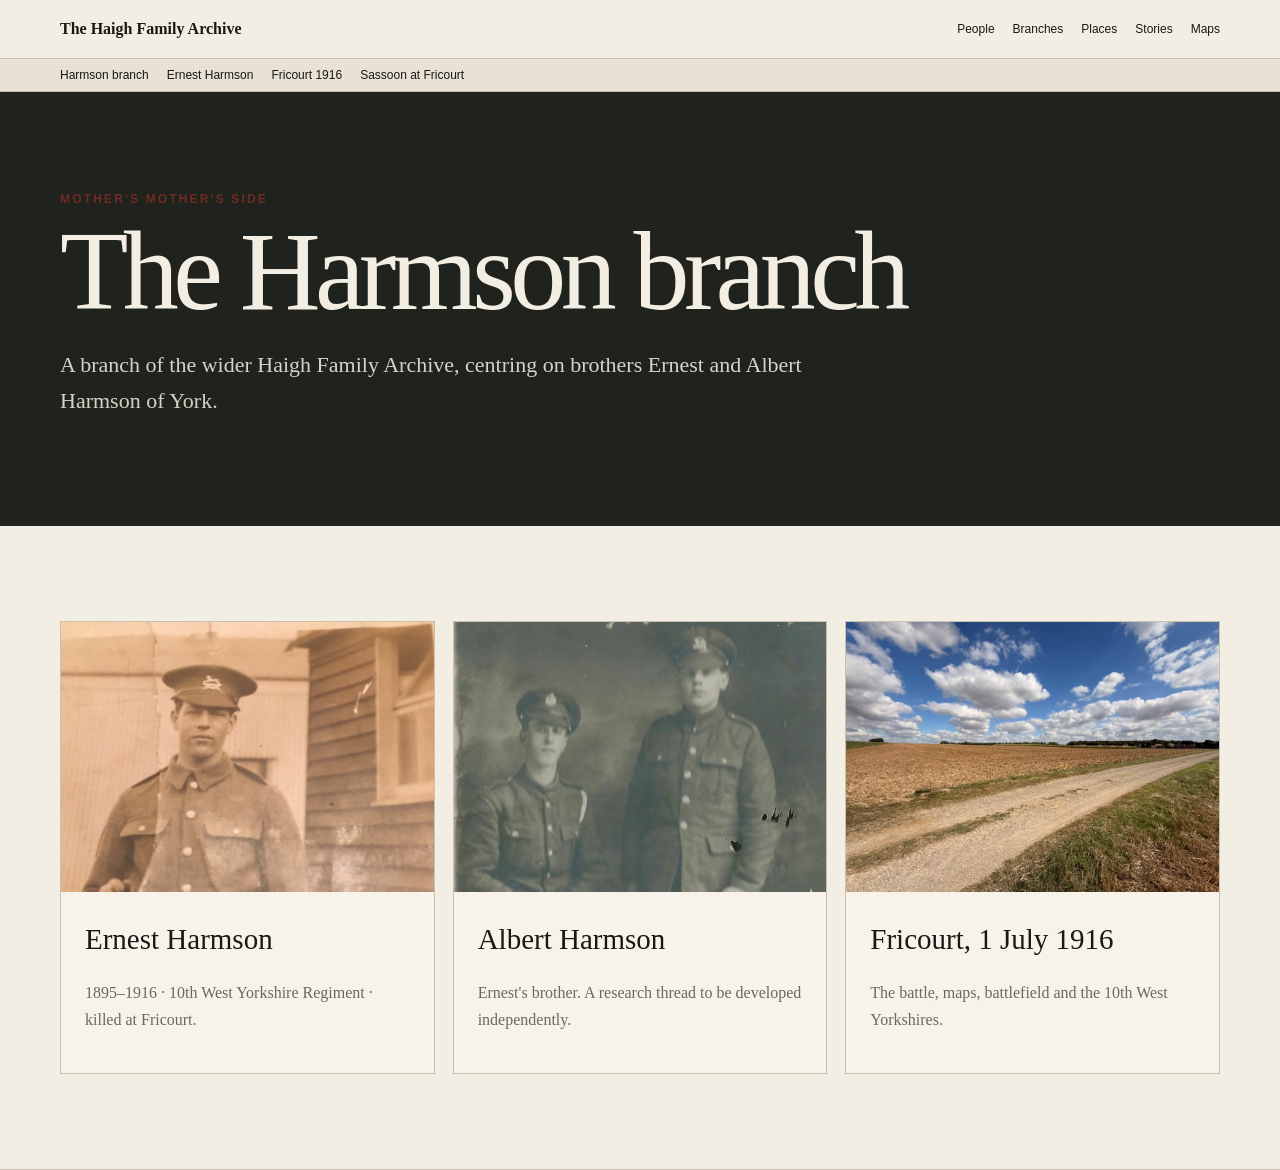
<file: harmson.html>
<!doctype html><html lang="en-GB"><head><meta charset="utf-8"><meta name="viewport" content="width=device-width,initial-scale=1"><title>Harmson branch — Haigh Family Archive</title><link rel="stylesheet" href="assets/site.css"></head><body><nav><div class="wrap"><a class="brand" href="index.html">The Haigh Family Archive</a><div class="links"><a href="people.html">People</a><a href="branches.html">Branches</a><a href="places.html">Places</a><a href="stories.html">Stories</a><a href="maps.html">Maps</a></div></div></nav><div class="subnav"><div class="wrap"><a href="harmson.html">Harmson branch</a><a href="ernest.html">Ernest Harmson</a><a href="battle-fricourt.html">Fricourt 1916</a><a href="sassoon.html">Sassoon at Fricourt</a></div></div><header class="pagehero"><div class="wrap"><div class="eyebrow">Mother's mother's side</div><h1>The Harmson branch</h1><p>A branch of the wider Haigh Family Archive, centring on brothers Ernest and Albert Harmson of York.</p></div></header><section><div class="wrap"><div class="grid3"><a class="card" href="ernest.html"><img src="assets/ernest-outdoors.jpg" style="object-position:top"><div class="card-body"><h3>Ernest Harmson</h3><p>1895–1916 · 10th West Yorkshire Regiment · killed at Fricourt.</p></div></a><div class="card"><img src="assets/ernest-albert.jpg" style="object-position:top"><div class="card-body"><h3>Albert Harmson</h3><p>Ernest's brother. A research thread to be developed independently.</p></div></div><a class="card" href="battle-fricourt.html"><img src="assets/fricourt-landscape.jpg"><div class="card-body"><h3>Fricourt, 1 July 1916</h3><p>The battle, maps, battlefield and the 10th West Yorkshires.</p></div></a></div></div></section></body></html>
</file>
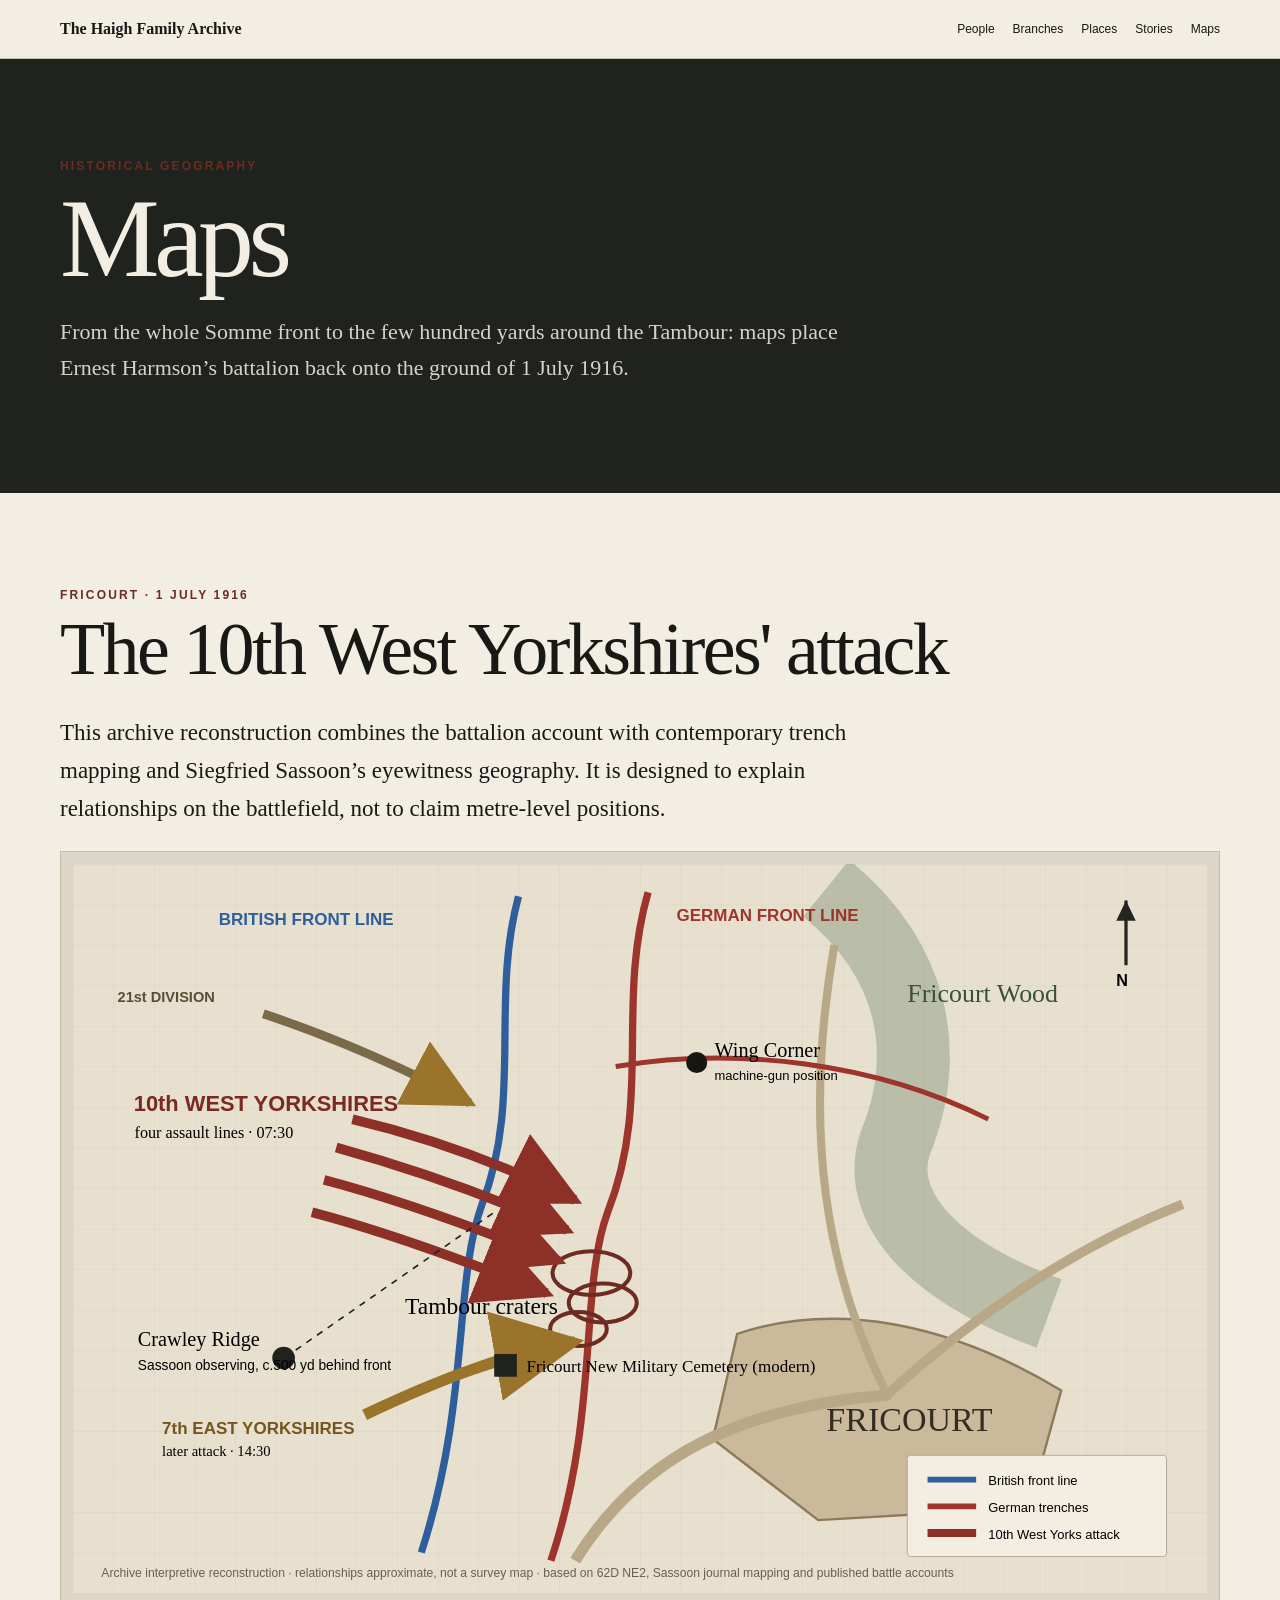
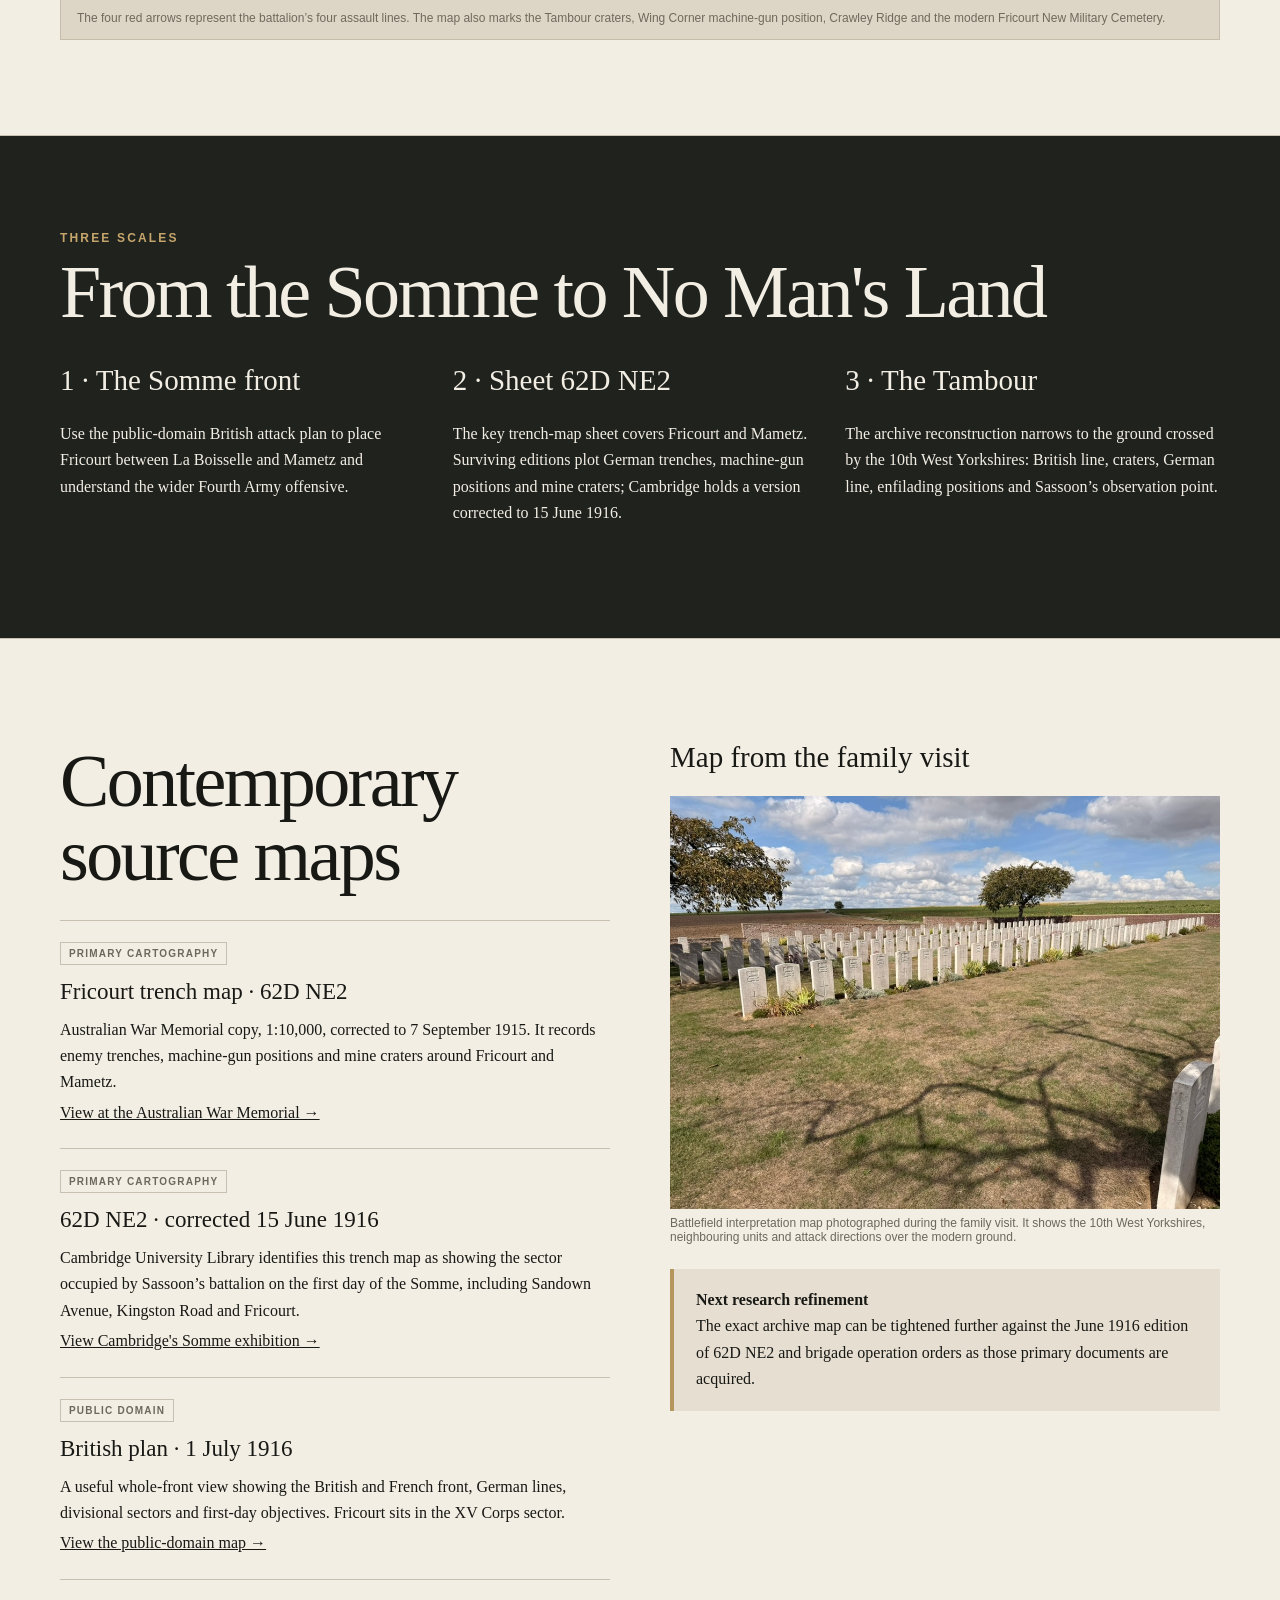
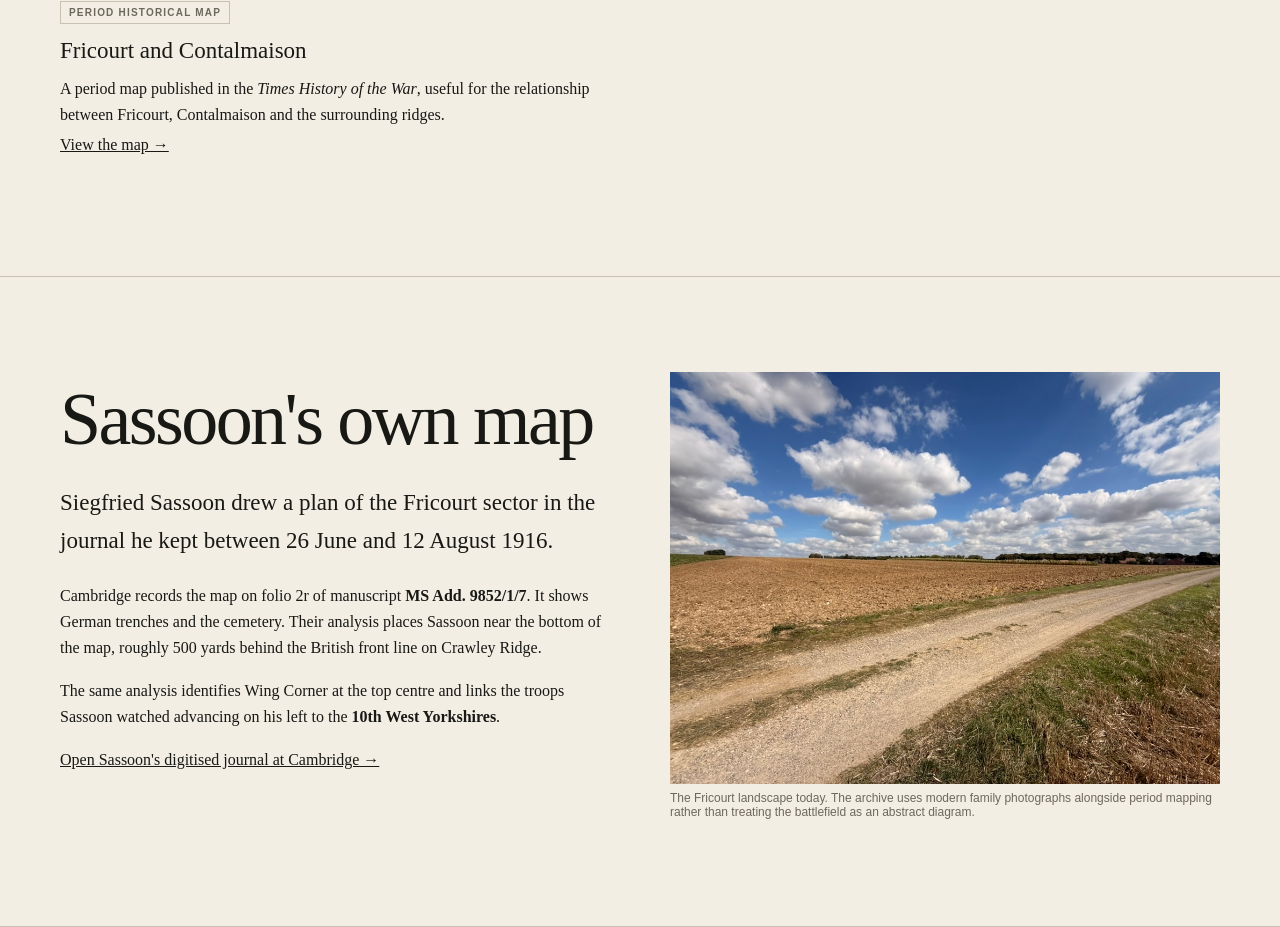
<file: maps.html>
<!doctype html><html lang="en-GB"><head><meta charset="utf-8"><meta name="viewport" content="width=device-width,initial-scale=1"><title>Maps — Haigh Family Archive</title><link rel="stylesheet" href="assets/site.css"></head><body><nav><div class="wrap"><a class="brand" href="index.html">The Haigh Family Archive</a><div class="links"><a href="people.html">People</a><a href="branches.html">Branches</a><a href="places.html">Places</a><a href="stories.html">Stories</a><a href="maps.html">Maps</a></div></div></nav><header class="pagehero"><div class="wrap"><div class="eyebrow">Historical geography</div><h1>Maps</h1><p>From the whole Somme front to the few hundred yards around the Tambour: maps place Ernest Harmson’s battalion back onto the ground of 1 July 1916.</p></div></header>
<section><div class="wrap"><div class="eyebrow">Fricourt · 1 July 1916</div><h2>The 10th West Yorkshires' attack</h2><p class="lede">This archive reconstruction combines the battalion account with contemporary trench mapping and Siegfried Sassoon’s eyewitness geography. It is designed to explain relationships on the battlefield, not to claim metre-level positions.</p><div class="mapbox"><img src="assets/battle-map.svg"><div class="map-note">The four red arrows represent the battalion’s four assault lines. The map also marks the Tambour craters, Wing Corner machine-gun position, Crawley Ridge and the modern Fricourt New Military Cemetery.</div></div></div></section>
<section class="dark"><div class="wrap"><div class="eyebrow">Three scales</div><h2>From the Somme to No Man's Land</h2><div class="grid3"><div><h3>1 · The Somme front</h3><p>Use the public-domain British attack plan to place Fricourt between La Boisselle and Mametz and understand the wider Fourth Army offensive.</p></div><div><h3>2 · Sheet 62D NE2</h3><p>The key trench-map sheet covers Fricourt and Mametz. Surviving editions plot German trenches, machine-gun positions and mine craters; Cambridge holds a version corrected to 15 June 1916.</p></div><div><h3>3 · The Tambour</h3><p>The archive reconstruction narrows to the ground crossed by the 10th West Yorkshires: British line, craters, German line, enfilading positions and Sassoon’s observation point.</p></div></div></div></section>
<section><div class="wrap"><div class="grid2"><div><h2>Contemporary source maps</h2><div class="map-source"><span class="badge">Primary cartography</span><h3>Fricourt trench map · 62D NE2</h3><p>Australian War Memorial copy, 1:10,000, corrected to 7 September 1915. It records enemy trenches, machine-gun positions and mine craters around Fricourt and Mametz.</p><p><a href="https://www.awm.gov.au/collection/LIB100005870">View at the Australian War Memorial →</a></p></div><div class="map-source"><span class="badge">Primary cartography</span><h3>62D NE2 · corrected 15 June 1916</h3><p>Cambridge University Library identifies this trench map as showing the sector occupied by Sassoon’s battalion on the first day of the Somme, including Sandown Avenue, Kingston Road and Fricourt.</p><p><a href="https://wwwe.lib.cam.ac.uk/CUL/exhibitions/Sassoon/Somme.html">View Cambridge's Somme exhibition →</a></p></div><div class="map-source"><span class="badge">Public domain</span><h3>British plan · 1 July 1916</h3><p>A useful whole-front view showing the British and French front, German lines, divisional sectors and first-day objectives. Fricourt sits in the XV Corps sector.</p><p><a href="https://commons.wikimedia.org/wiki/File:British_plan_Somme_1_July_1916.png">View the public-domain map →</a></p></div><div class="map-source"><span class="badge">Period historical map</span><h3>Fricourt and Contalmaison</h3><p>A period map published in the <i>Times History of the War</i>, useful for the relationship between Fricourt, Contalmaison and the surrounding ridges.</p><p><a href="https://commons.wikimedia.org/wiki/File:The_vicinity_of_Fricourt_and_Contalmaison,_1916.png">View the map →</a></p></div></div><div><h3>Map from the family visit</h3><img src="assets/fricourt-map-photo.jpg"><p class="caption">Battlefield interpretation map photographed during the family visit. It shows the 10th West Yorkshires, neighbouring units and attack directions over the modern ground.</p><div class="notice"><b>Next research refinement</b><br>The exact archive map can be tightened further against the June 1916 edition of 62D NE2 and brigade operation orders as those primary documents are acquired.</div></div></div></div></section>
<section><div class="wrap"><div class="grid2"><div><h2>Sassoon's own map</h2><p class="lede">Siegfried Sassoon drew a plan of the Fricourt sector in the journal he kept between 26 June and 12 August 1916.</p><p>Cambridge records the map on folio 2r of manuscript <b>MS Add. 9852/1/7</b>. It shows German trenches and the cemetery. Their analysis places Sassoon near the bottom of the map, roughly 500 yards behind the British front line on Crawley Ridge.</p><p>The same analysis identifies Wing Corner at the top centre and links the troops Sassoon watched advancing on his left to the <b>10th West Yorkshires</b>.</p><p><a class="feature-link" href="https://cudl.lib.cam.ac.uk/view/MS-ADD-09852-00001-00007/5">Open Sassoon's digitised journal at Cambridge →</a></p></div><div><img src="assets/fricourt-landscape.jpg"><p class="caption">The Fricourt landscape today. The archive uses modern family photographs alongside period mapping rather than treating the battlefield as an abstract diagram.</p></div></div></div></section>
</body></html>
</file>
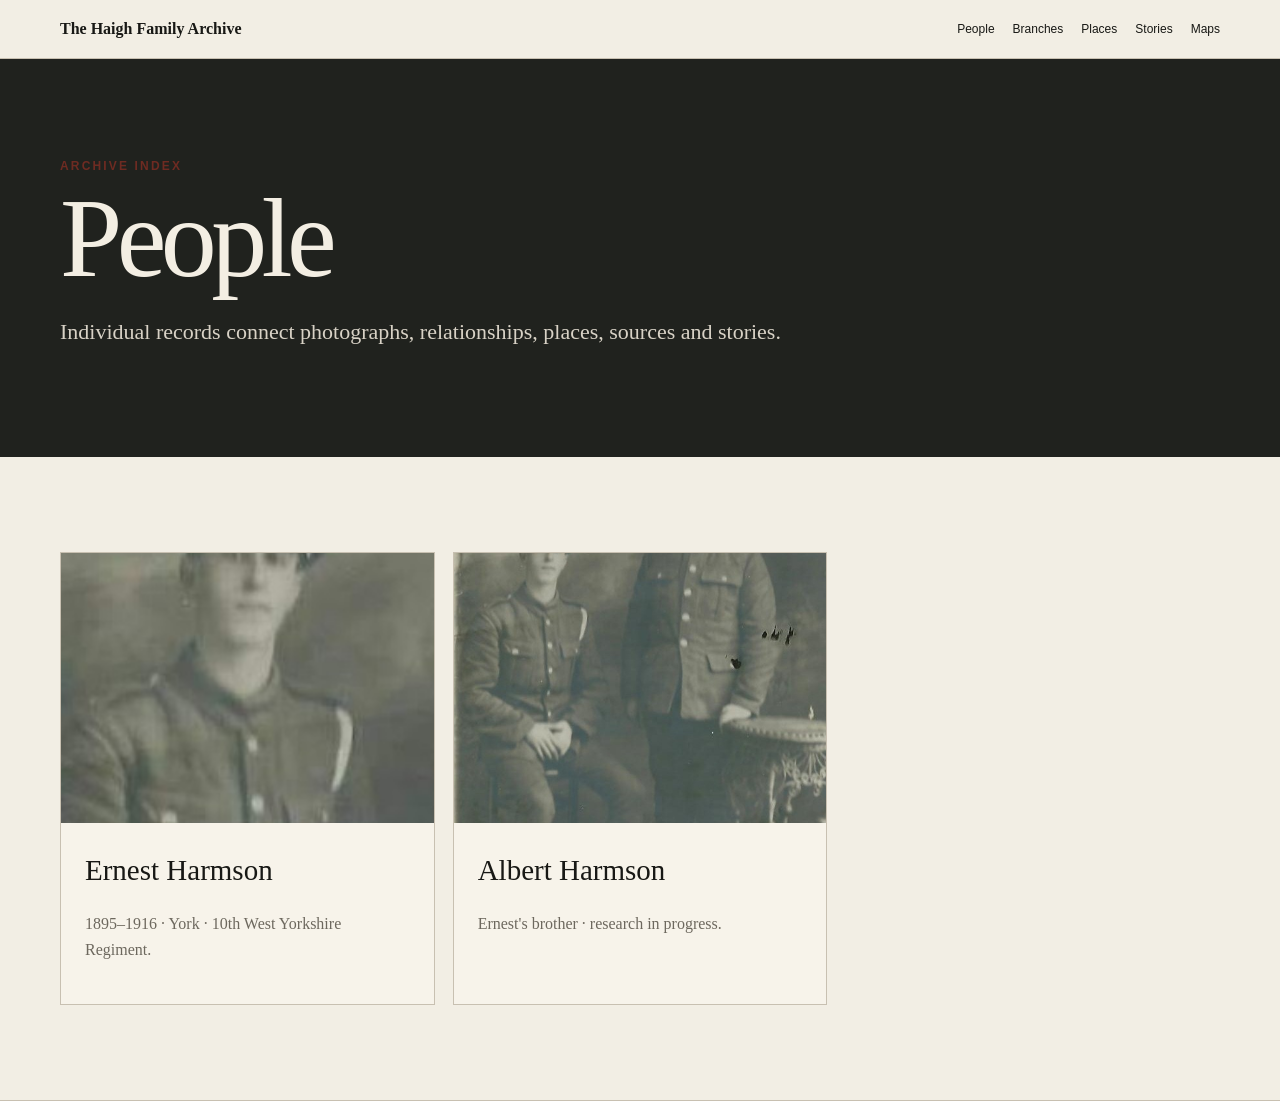
<file: people.html>
<!doctype html><html lang="en-GB"><head><meta charset="utf-8"><meta name="viewport" content="width=device-width,initial-scale=1"><title>People — Haigh Family Archive</title><link rel="stylesheet" href="assets/site.css"></head><body><nav><div class="wrap"><a class="brand" href="index.html">The Haigh Family Archive</a><div class="links"><a href="people.html">People</a><a href="branches.html">Branches</a><a href="places.html">Places</a><a href="stories.html">Stories</a><a href="maps.html">Maps</a></div></div></nav><header class="pagehero"><div class="wrap"><div class="eyebrow">Archive index</div><h1>People</h1><p>Individual records connect photographs, relationships, places, sources and stories.</p></div></header><section><div class="wrap"><div class="grid3"><a class="card" href="ernest.html"><img src="assets/ernest-studio.jpg"><div class="card-body"><h3>Ernest Harmson</h3><p>1895–1916 · York · 10th West Yorkshire Regiment.</p></div></a><div class="card"><img src="assets/ernest-albert.jpg"><div class="card-body"><h3>Albert Harmson</h3><p>Ernest's brother · research in progress.</p></div></div></div></div></section></body></html>
</file>
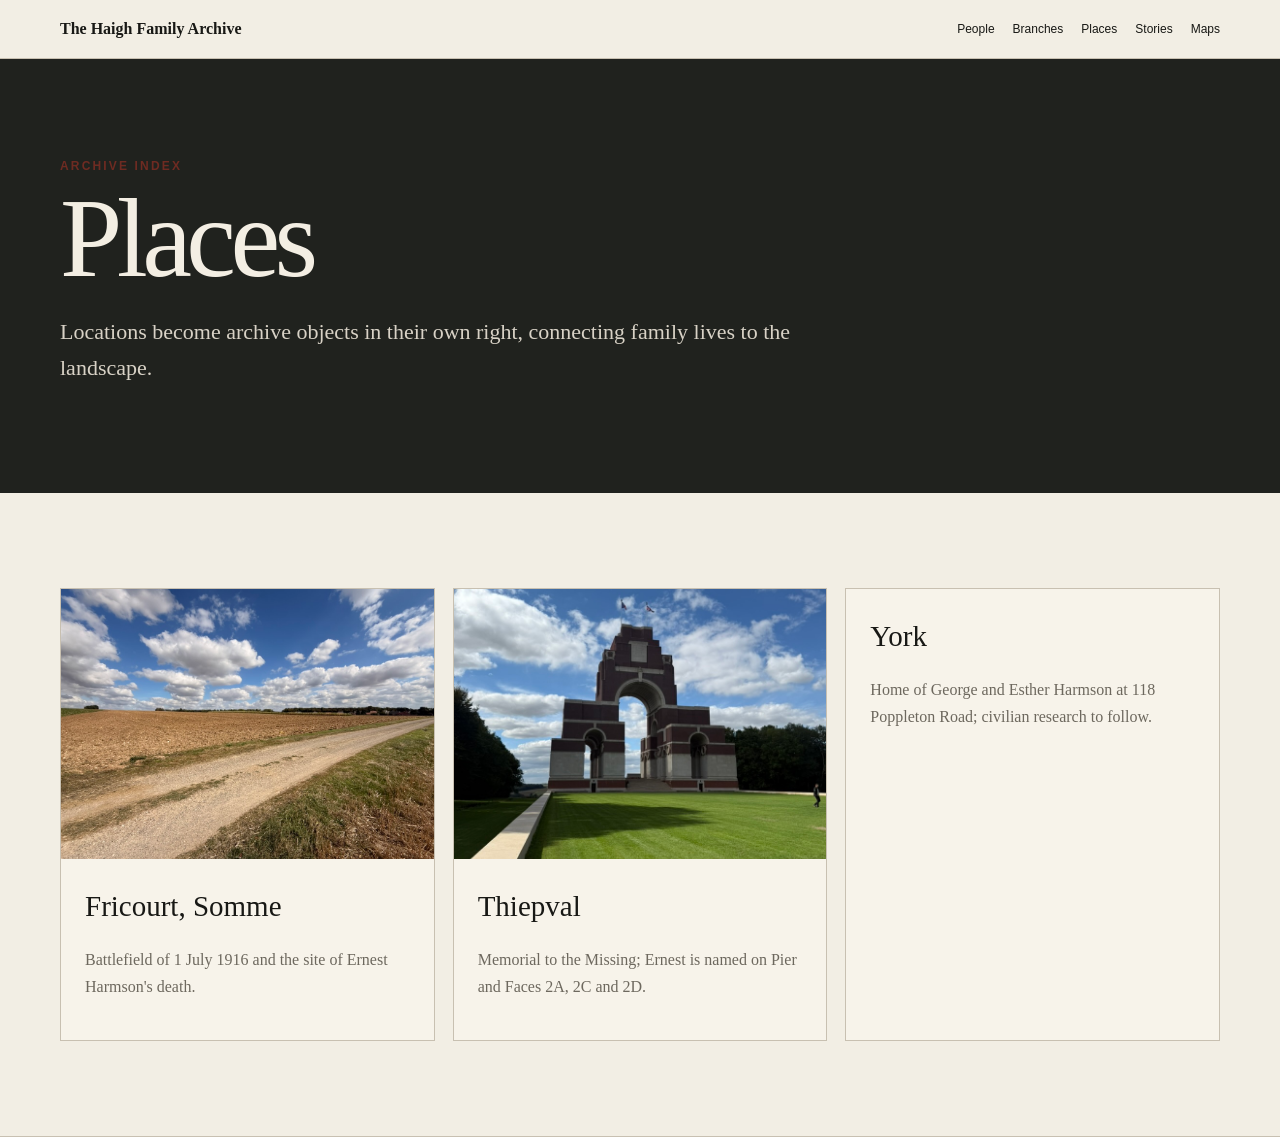
<file: places.html>
<!doctype html><html lang="en-GB"><head><meta charset="utf-8"><meta name="viewport" content="width=device-width,initial-scale=1"><title>Places — Haigh Family Archive</title><link rel="stylesheet" href="assets/site.css"></head><body><nav><div class="wrap"><a class="brand" href="index.html">The Haigh Family Archive</a><div class="links"><a href="people.html">People</a><a href="branches.html">Branches</a><a href="places.html">Places</a><a href="stories.html">Stories</a><a href="maps.html">Maps</a></div></div></nav><header class="pagehero"><div class="wrap"><div class="eyebrow">Archive index</div><h1>Places</h1><p>Locations become archive objects in their own right, connecting family lives to the landscape.</p></div></header><section><div class="wrap"><div class="grid3"><a class="card" href="battle-fricourt.html"><img src="assets/fricourt-landscape.jpg"><div class="card-body"><h3>Fricourt, Somme</h3><p>Battlefield of 1 July 1916 and the site of Ernest Harmson's death.</p></div></a><a class="card" href="ernest.html#thiepval"><img src="assets/thiepval-exterior.jpg"><div class="card-body"><h3>Thiepval</h3><p>Memorial to the Missing; Ernest is named on Pier and Faces 2A, 2C and 2D.</p></div></a><div class="card"><div class="card-body"><h3>York</h3><p>Home of George and Esther Harmson at 118 Poppleton Road; civilian research to follow.</p></div></div></div></div></section></body></html>
</file>
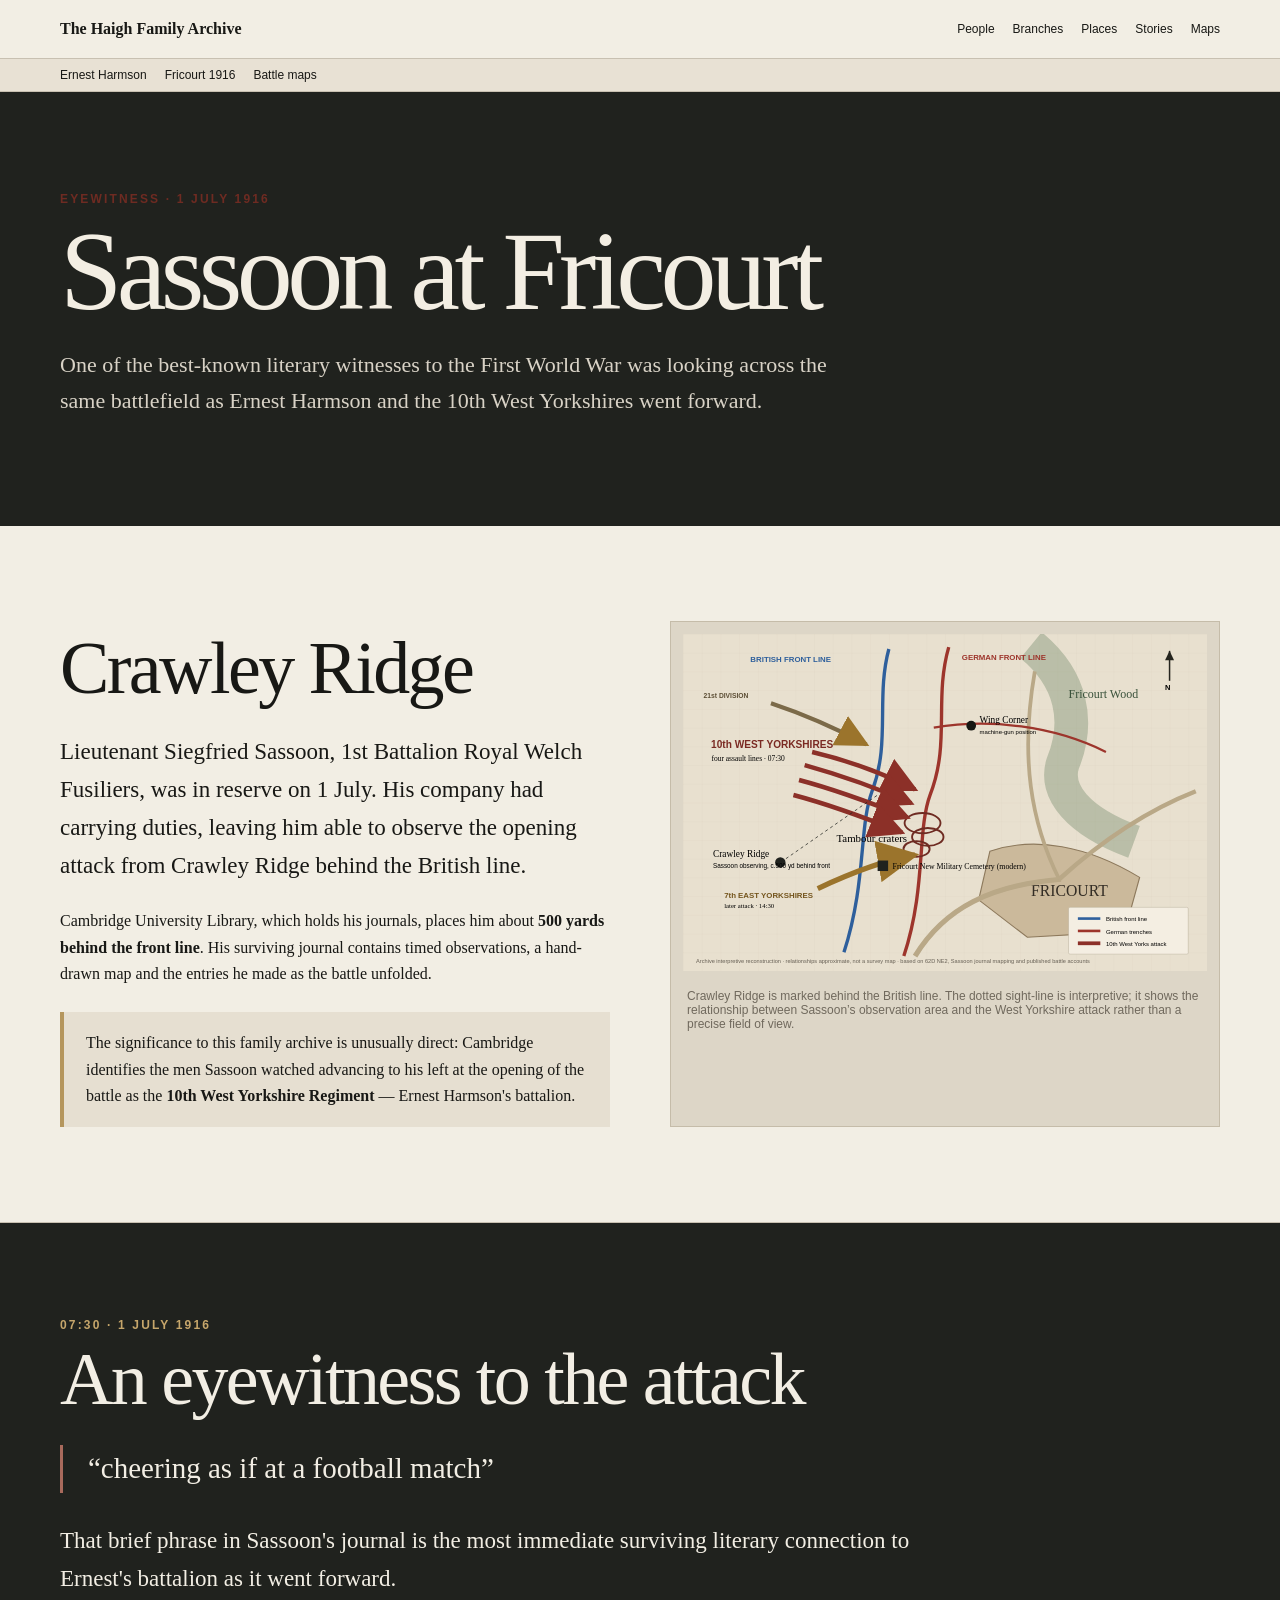
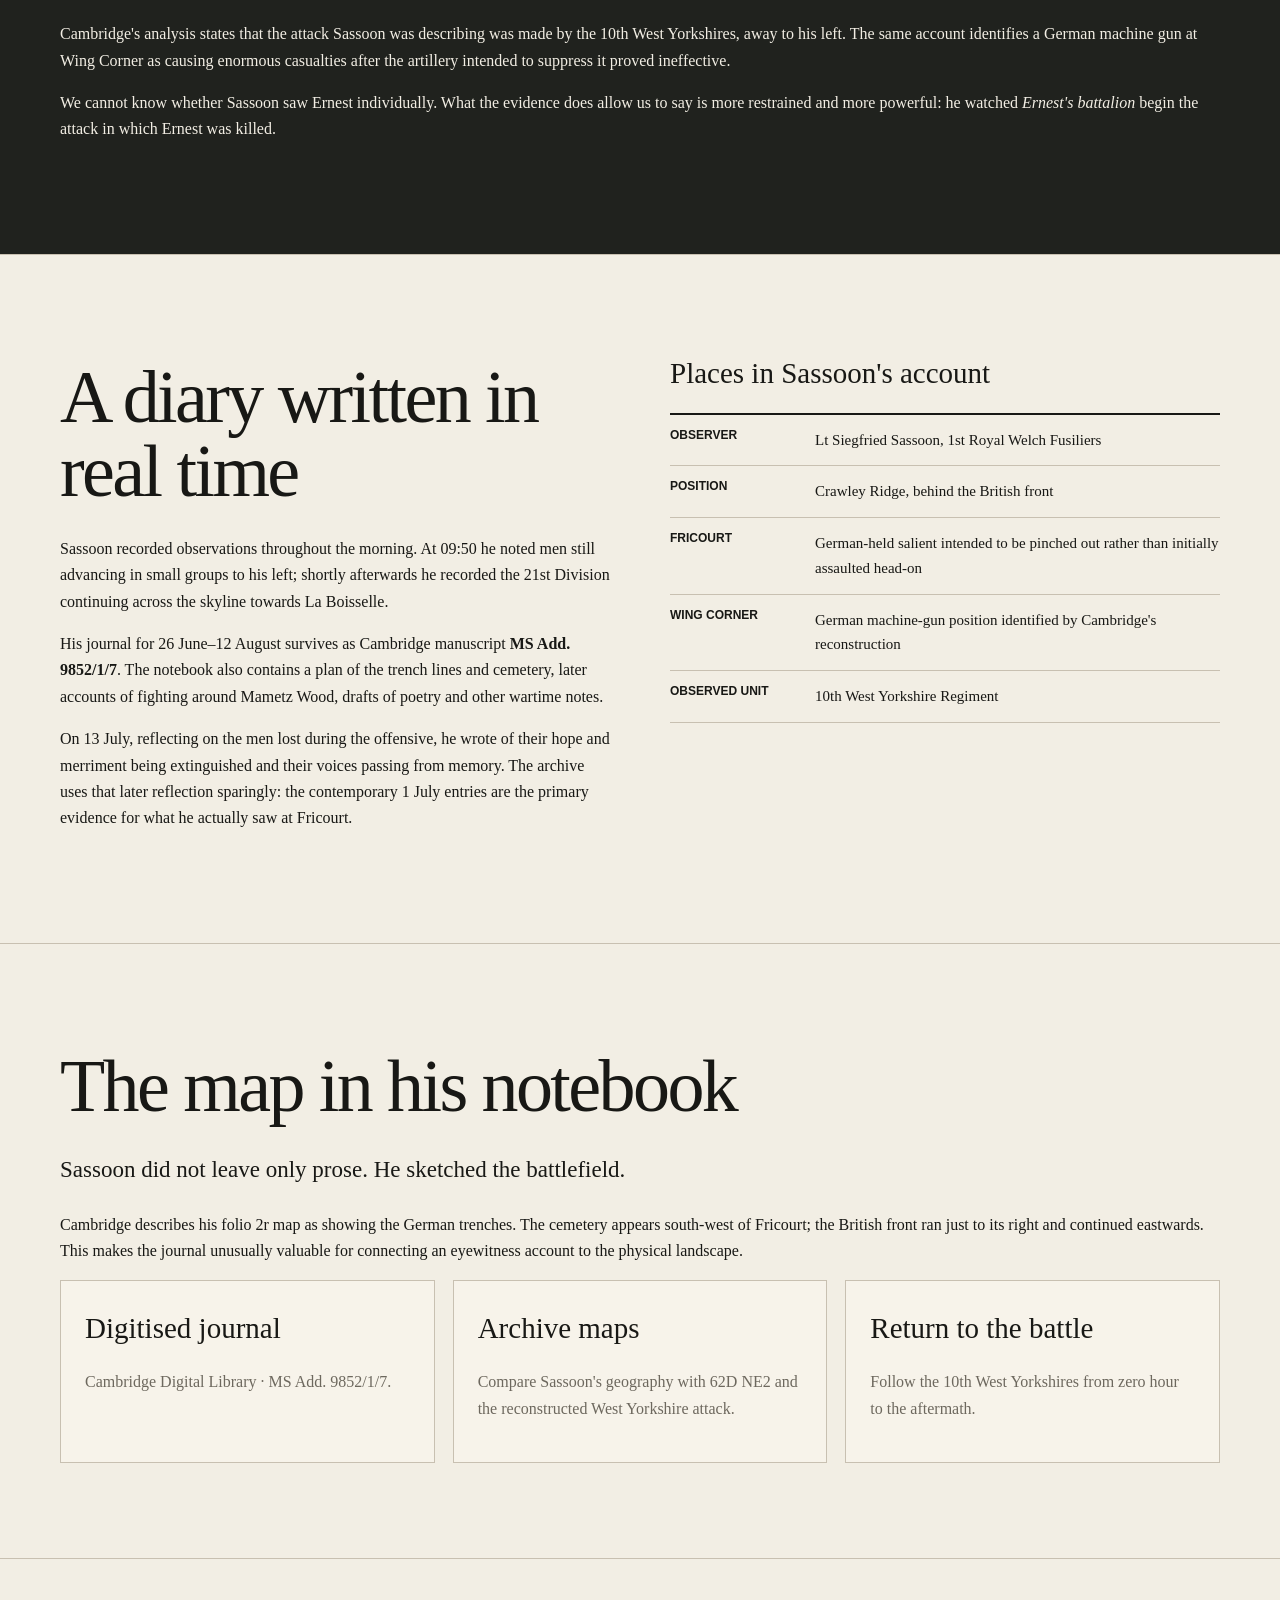
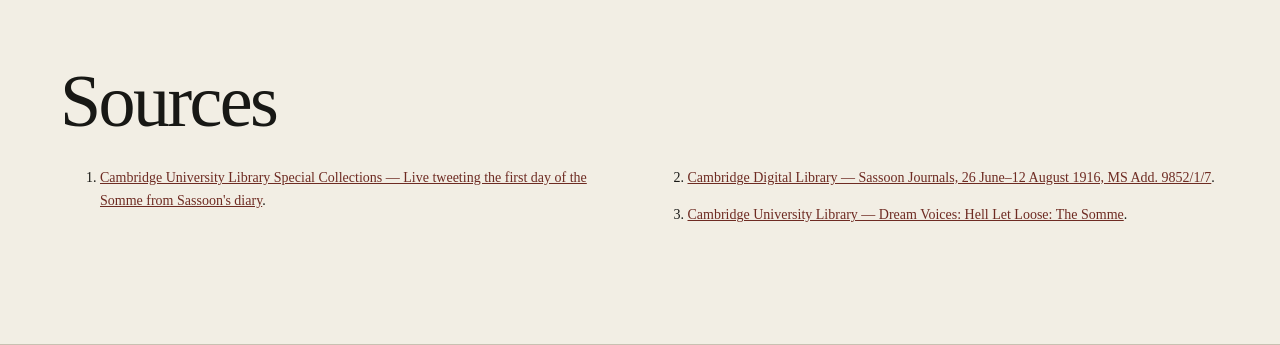
<file: sassoon.html>
<!doctype html><html lang="en-GB"><head><meta charset="utf-8"><meta name="viewport" content="width=device-width,initial-scale=1"><title>Siegfried Sassoon at Fricourt — Haigh Family Archive</title><link rel="stylesheet" href="assets/site.css"></head><body><nav><div class="wrap"><a class="brand" href="index.html">The Haigh Family Archive</a><div class="links"><a href="people.html">People</a><a href="branches.html">Branches</a><a href="places.html">Places</a><a href="stories.html">Stories</a><a href="maps.html">Maps</a></div></div></nav><div class="subnav"><div class="wrap"><a href="ernest.html">Ernest Harmson</a><a href="battle-fricourt.html">Fricourt 1916</a><a href="maps.html">Battle maps</a></div></div><header class="pagehero"><div class="wrap"><div class="eyebrow">Eyewitness · 1 July 1916</div><h1>Sassoon at Fricourt</h1><p>One of the best-known literary witnesses to the First World War was looking across the same battlefield as Ernest Harmson and the 10th West Yorkshires went forward.</p></div></header>
<section><div class="wrap"><div class="grid2"><div><h2>Crawley Ridge</h2><p class="lede">Lieutenant Siegfried Sassoon, 1st Battalion Royal Welch Fusiliers, was in reserve on 1 July. His company had carrying duties, leaving him able to observe the opening attack from Crawley Ridge behind the British line.</p><p>Cambridge University Library, which holds his journals, places him about <b>500 yards behind the front line</b>. His surviving journal contains timed observations, a hand-drawn map and the entries he made as the battle unfolded.</p><div class="notice">The significance to this family archive is unusually direct: Cambridge identifies the men Sassoon watched advancing to his left at the opening of the battle as the <b>10th West Yorkshire Regiment</b> — Ernest Harmson's battalion.</div></div><div class="mapbox"><img src="assets/battle-map.svg"><div class="map-note">Crawley Ridge is marked behind the British line. The dotted sight-line is interpretive; it shows the relationship between Sassoon’s observation area and the West Yorkshire attack rather than a precise field of view.</div></div></div></div></section>
<section class="dark"><div class="wrap"><div class="eyebrow">07:30 · 1 July 1916</div><h2>An eyewitness to the attack</h2><p class="quote">“cheering as if at a football match”</p><p class="lede">That brief phrase in Sassoon's journal is the most immediate surviving literary connection to Ernest's battalion as it went forward.</p><p>Cambridge's analysis states that the attack Sassoon was describing was made by the 10th West Yorkshires, away to his left. The same account identifies a German machine gun at Wing Corner as causing enormous casualties after the artillery intended to suppress it proved ineffective.</p><p>We cannot know whether Sassoon saw Ernest individually. What the evidence does allow us to say is more restrained and more powerful: he watched <em>Ernest's battalion</em> begin the attack in which Ernest was killed.</p></div></section>
<section><div class="wrap"><div class="grid2"><div><h2>A diary written in real time</h2><p>Sassoon recorded observations throughout the morning. At 09:50 he noted men still advancing in small groups to his left; shortly afterwards he recorded the 21st Division continuing across the skyline towards La Boisselle.</p><p>His journal for 26 June–12 August survives as Cambridge manuscript <b>MS Add. 9852/1/7</b>. The notebook also contains a plan of the trench lines and cemetery, later accounts of fighting around Mametz Wood, drafts of poetry and other wartime notes.</p><p>On 13 July, reflecting on the men lost during the offensive, he wrote of their hope and merriment being extinguished and their voices passing from memory. The archive uses that later reflection sparingly: the contemporary 1 July entries are the primary evidence for what he actually saw at Fricourt.</p></div><div><h3>Places in Sassoon's account</h3><div class="facts"><div class="fact"><b>Observer</b><span>Lt Siegfried Sassoon, 1st Royal Welch Fusiliers</span></div><div class="fact"><b>Position</b><span>Crawley Ridge, behind the British front</span></div><div class="fact"><b>Fricourt</b><span>German-held salient intended to be pinched out rather than initially assaulted head-on</span></div><div class="fact"><b>Wing Corner</b><span>German machine-gun position identified by Cambridge's reconstruction</span></div><div class="fact"><b>Observed unit</b><span>10th West Yorkshire Regiment</span></div></div></div></div></div></section>
<section><div class="wrap"><h2>The map in his notebook</h2><p class="lede">Sassoon did not leave only prose. He sketched the battlefield.</p><p>Cambridge describes his folio 2r map as showing the German trenches. The cemetery appears south-west of Fricourt; the British front ran just to its right and continued eastwards. This makes the journal unusually valuable for connecting an eyewitness account to the physical landscape.</p><div class="grid3"><a class="card" href="https://cudl.lib.cam.ac.uk/view/MS-ADD-09852-00001-00007/5"><div class="card-body"><h3>Digitised journal</h3><p>Cambridge Digital Library · MS Add. 9852/1/7.</p></div></a><a class="card" href="maps.html"><div class="card-body"><h3>Archive maps</h3><p>Compare Sassoon's geography with 62D NE2 and the reconstructed West Yorkshire attack.</p></div></a><a class="card" href="battle-fricourt.html"><div class="card-body"><h3>Return to the battle</h3><p>Follow the 10th West Yorkshires from zero hour to the aftermath.</p></div></a></div></div></section>
<section class="sources"><div class="wrap"><h2>Sources</h2><ol><li><a href="https://specialcollections-blog.lib.cam.ac.uk/?p=12810">Cambridge University Library Special Collections — Live tweeting the first day of the Somme from Sassoon's diary</a>.</li><li><a href="https://cudl.lib.cam.ac.uk/view/MS-ADD-09852-00001-00007/5">Cambridge Digital Library — Sassoon Journals, 26 June–12 August 1916, MS Add. 9852/1/7</a>.</li><li><a href="https://wwwe.lib.cam.ac.uk/CUL/exhibitions/Sassoon/Somme.html">Cambridge University Library — Dream Voices: Hell Let Loose: The Somme</a>.</li></ol></div></section></body></html>
</file>
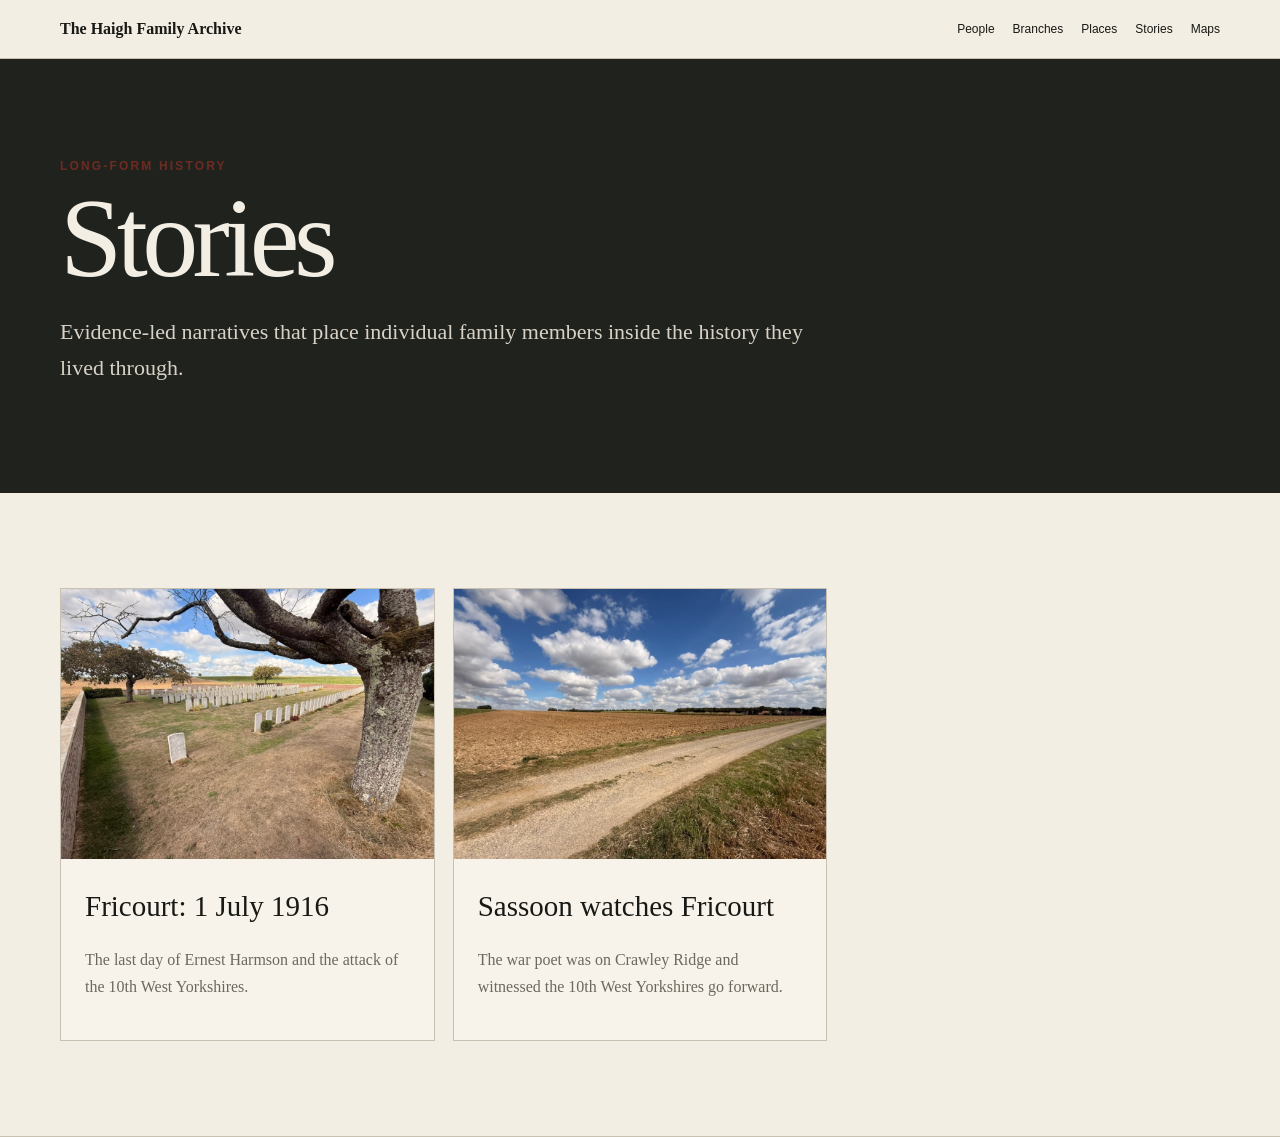
<file: stories.html>
<!doctype html><html lang="en-GB"><head><meta charset="utf-8"><meta name="viewport" content="width=device-width,initial-scale=1"><title>Stories — Haigh Family Archive</title><link rel="stylesheet" href="assets/site.css"></head><body><nav><div class="wrap"><a class="brand" href="index.html">The Haigh Family Archive</a><div class="links"><a href="people.html">People</a><a href="branches.html">Branches</a><a href="places.html">Places</a><a href="stories.html">Stories</a><a href="maps.html">Maps</a></div></div></nav><header class="pagehero"><div class="wrap"><div class="eyebrow">Long-form history</div><h1>Stories</h1><p>Evidence-led narratives that place individual family members inside the history they lived through.</p></div></header><section><div class="wrap"><div class="grid3"><a class="card" href="battle-fricourt.html"><img src="assets/fricourt-cemetery-wide.jpg"><div class="card-body"><h3>Fricourt: 1 July 1916</h3><p>The last day of Ernest Harmson and the attack of the 10th West Yorkshires.</p></div></a><a class="card" href="sassoon.html"><img src="assets/fricourt-landscape.jpg"><div class="card-body"><h3>Sassoon watches Fricourt</h3><p>The war poet was on Crawley Ridge and witnessed the 10th West Yorkshires go forward.</p></div></a></div></div></section></body></html>
</file>
<file: assets/site.css>
:root{--ink:#181815;--paper:#f2eee4;--muted:#6d685e;--line:#c8c0b1;--red:#6e2b22;--dark:#20221e;--gold:#b5965d;--max:1160px}*{box-sizing:border-box}html{scroll-behavior:smooth}body{margin:0;background:var(--paper);color:var(--ink);font-family:Georgia,serif;line-height:1.65}img{max-width:100%;display:block}a{color:inherit}.wrap{width:min(var(--max),calc(100% - 40px));margin:auto}.eyebrow{font:700 12px Arial;letter-spacing:.18em;text-transform:uppercase;color:var(--red)}nav{position:sticky;top:0;z-index:10;background:#f2eee4ee;border-bottom:1px solid var(--line)}nav .wrap{min-height:58px;display:flex;align-items:center;justify-content:space-between}.brand{text-decoration:none;font-weight:bold}.links{display:flex;gap:18px;font:12px Arial}.links a{text-decoration:none}.hero{min-height:88vh;display:grid;grid-template-columns:1.05fr .95fr;background:#22241f;color:#f4f0e6}.hero-copy{display:flex;flex-direction:column;justify-content:center;padding:70px max(30px,calc((100vw - var(--max))/2));padding-right:55px}.hero .eyebrow,.dark .eyebrow{color:#c6a66b}.hero h1{font-size:clamp(58px,8vw,112px);line-height:.86;margin:18px 0 24px;font-weight:normal;letter-spacing:-.045em}.hero h1 span{display:block;font-size:.36em;margin-bottom:12px}.hero p{font-size:20px;color:#d7d1c4}.hero-facts{display:flex;gap:25px;flex-wrap:wrap;border-top:1px solid #5b5d55;padding-top:20px;margin-top:25px;font:13px Arial}.hero-img{height:88vh;width:100%;object-fit:cover;filter:sepia(.2)}section{padding:95px 0;border-bottom:1px solid var(--line)}h2{font-size:clamp(42px,6vw,74px);line-height:1;margin:10px 0 28px;font-weight:normal;letter-spacing:-.035em}h3{font-size:29px;font-weight:normal;margin:0 0 15px}.lede{font-size:23px;max-width:850px}.grid2{display:grid;grid-template-columns:1fr 1fr;gap:60px}.facts{border-top:2px solid}.fact{display:grid;grid-template-columns:145px 1fr;padding:13px 0;border-bottom:1px solid var(--line);font-size:15px}.fact b{font:700 12px Arial;text-transform:uppercase}.portrait-pair{display:grid;grid-template-columns:1fr 1fr;gap:12px}.portrait-pair img{height:500px;width:100%;object-fit:cover}.portrait-pair figure.wide{grid-column:1/-1}.portrait-pair figure.wide img{height:auto;object-fit:contain}.caption{font:12px Arial;color:var(--muted);margin-top:7px}.notice{background:#e6dfd1;border-left:4px solid var(--gold);padding:18px 22px;margin-top:25px}.dark{background:var(--dark);color:#f2eee4}.quote{font-size:29px;border-left:3px solid #a86a5c;padding-left:25px}.timeline{margin-top:40px;border-top:1px solid var(--line)}.event{display:grid;grid-template-columns:140px 1fr;gap:25px;padding:22px 0;border-bottom:1px solid var(--line)}.time{font:700 14px Arial;color:var(--red)}.event p{margin:0;color:var(--ink)}.dark .timeline{border-top-color:#55584f}.dark .event{border-bottom-color:#4b4d47}.dark .time{color:#d2b071}.dark .event p{color:#d6d3ca}.map{background:#ddd6c7;padding:12px}.map img{width:100%}.map-note{font:12px Arial;color:#70695d;margin-top:8px}.statrow{display:grid;grid-template-columns:repeat(3,1fr);gap:1px;background:var(--line);margin:45px 0}.stat{background:var(--paper);padding:28px}.stat strong{display:block;font-size:50px;font-weight:normal;line-height:1}.stat span{font:12px Arial;text-transform:uppercase;color:var(--muted)}.gallery{display:grid;grid-template-columns:repeat(12,1fr);gap:10px}.gallery figure{margin:0}.wide{grid-column:span 8}.small{grid-column:span 4}.half{grid-column:span 6}.gallery img{width:100%;height:390px;object-fit:cover}.memorial{display:grid;grid-template-columns:1fr 1fr;gap:10px}.memorial img{height:600px;width:100%;object-fit:cover}.nameplate{text-align:center;background:#e3ded2;border:1px solid #b8b0a0;padding:45px;margin-top:45px}.nameplate h3{font-size:46px;letter-spacing:.06em}.nameplate p{font:14px/1.8 Arial}.sources ol{columns:2;column-gap:55px}.sources li{break-inside:avoid;margin-bottom:14px;font-size:14px}.sources a{color:var(--red)}footer{background:#171815;color:#ccc7bc;padding:55px 0}.footer-title{font-size:32px;color:#f3eee3}.branch{font:13px Arial;color:#625e55;margin-bottom:35px}.photo-feature{position:relative;margin-top:40px}.photo-feature img{width:100%;max-height:700px;object-fit:cover}.photo-feature figcaption{position:absolute;bottom:0;left:0;right:0;background:linear-gradient(transparent,#000c);color:#fff;padding:70px 22px 18px;font:12px Arial}@media(max-width:800px){.links{display:none}.hero,.grid2,.memorial{grid-template-columns:1fr}.hero-copy{padding:65px 24px}.hero-img{height:70vh}.portrait-pair img{height:400px}.event{grid-template-columns:90px 1fr}.statrow{grid-template-columns:1fr}.wide,.small,.half{grid-column:span 12}.sources ol{columns:1}.memorial img{height:auto}section{padding:65px 0}}

.card{border:1px solid var(--line);background:#f7f3ea;text-decoration:none;display:block}.card img{height:270px;width:100%;object-fit:cover}.card-body{padding:24px}.card p{color:var(--muted)}.grid3{display:grid;grid-template-columns:repeat(3,1fr);gap:18px}.archive-hero,.pagehero{padding:100px 0 85px;background:#20221e;color:#f3eee3}.archive-hero h1,.pagehero h1{font-size:clamp(56px,9vw,112px);line-height:.9;font-weight:normal;letter-spacing:-.05em;margin:15px 0 25px}.archive-hero p,.pagehero p{font-size:22px;max-width:780px;color:#d8d2c6}.subnav{background:#e8e1d4;border-bottom:1px solid var(--line);font:12px Arial}.subnav .wrap{padding:9px 0;display:flex;gap:18px}.subnav a{text-decoration:none}.map-links a{display:block;padding:15px 0;border-bottom:1px solid var(--line);text-decoration:none}.map-links span{display:block;font:13px Arial;color:var(--muted)}@media(max-width:800px){.grid3{grid-template-columns:1fr}}.mapbox{background:#ddd6c7;padding:12px;border:1px solid #c5bca9}.mapbox>img{width:100%;height:auto}.mapbox .map-note{padding:10px 4px 2px}.map-source{border-top:1px solid var(--line);padding:18px 0}.map-source h3{font-size:23px;margin-bottom:6px}.map-source p{margin:4px 0}.badge{display:inline-block;font:700 10px Arial;letter-spacing:.12em;text-transform:uppercase;border:1px solid var(--line);padding:5px 8px;margin-bottom:8px;color:var(--muted)}
</file>
